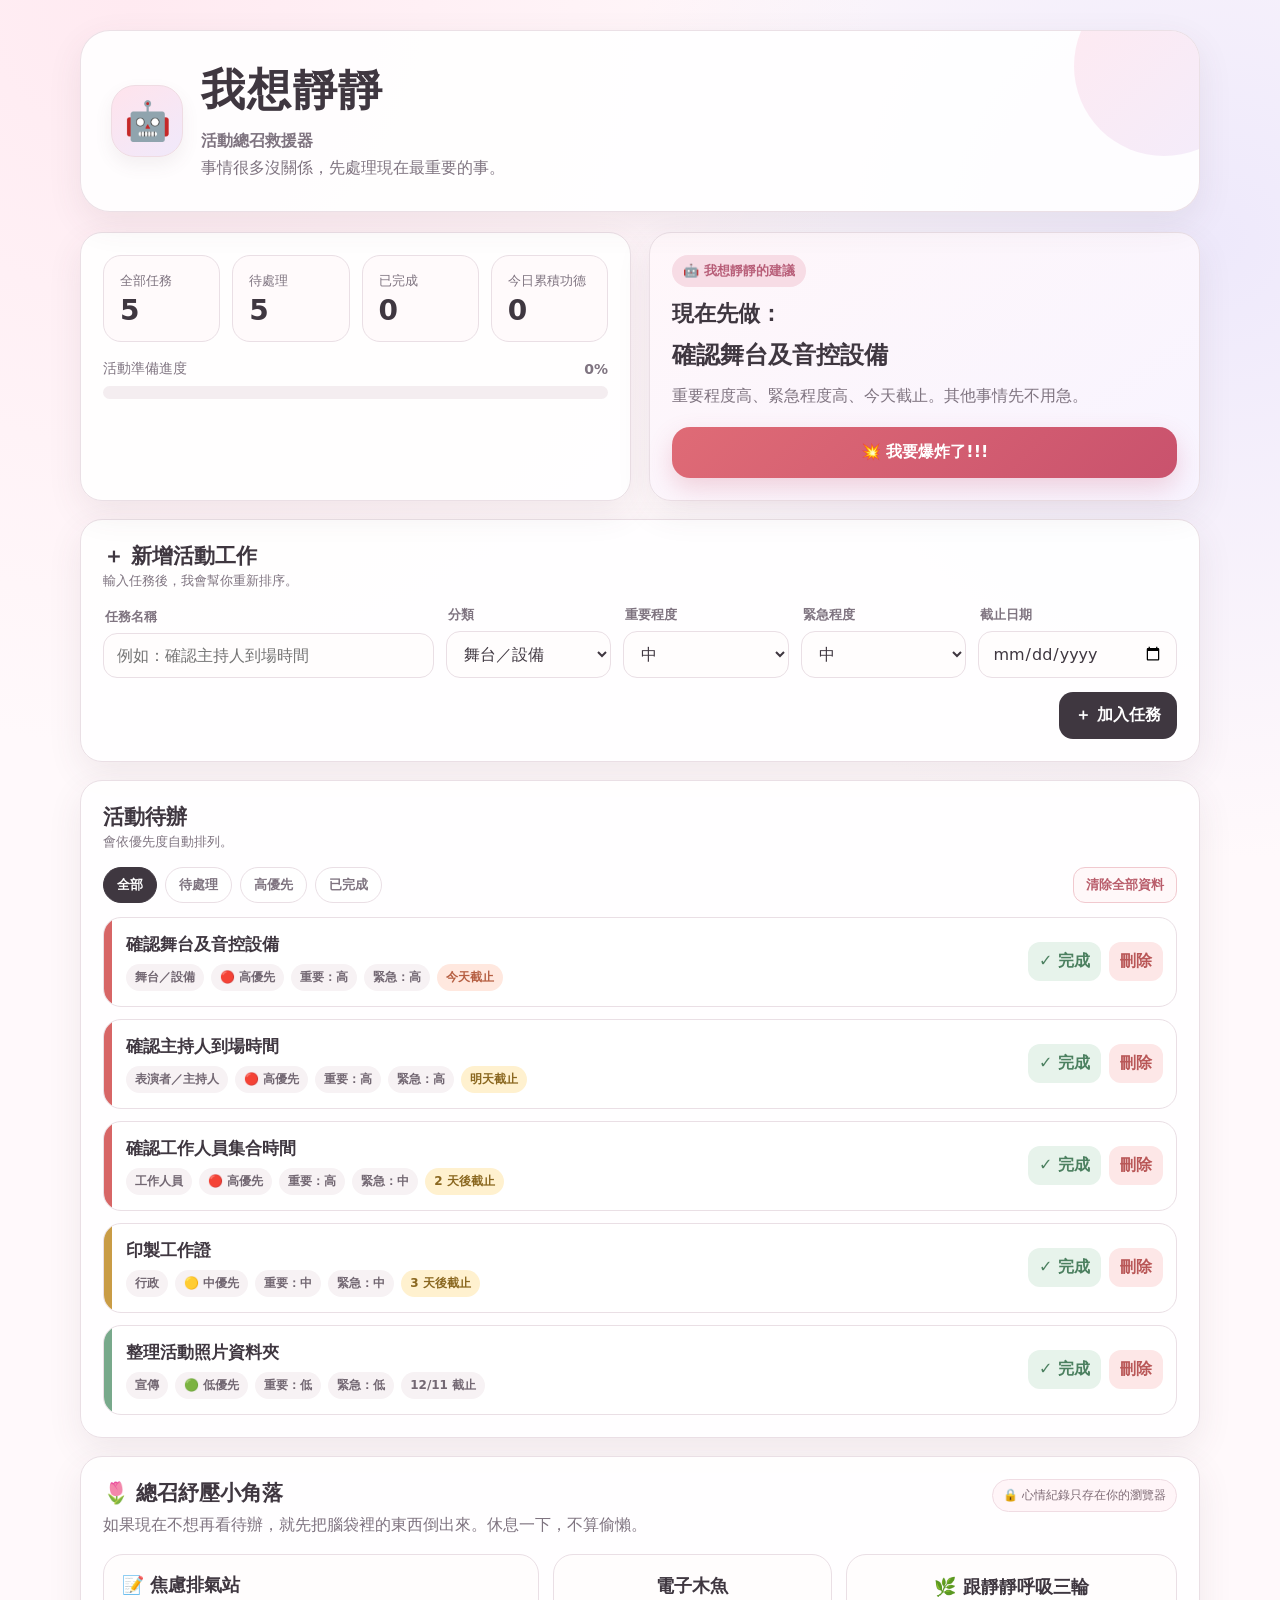
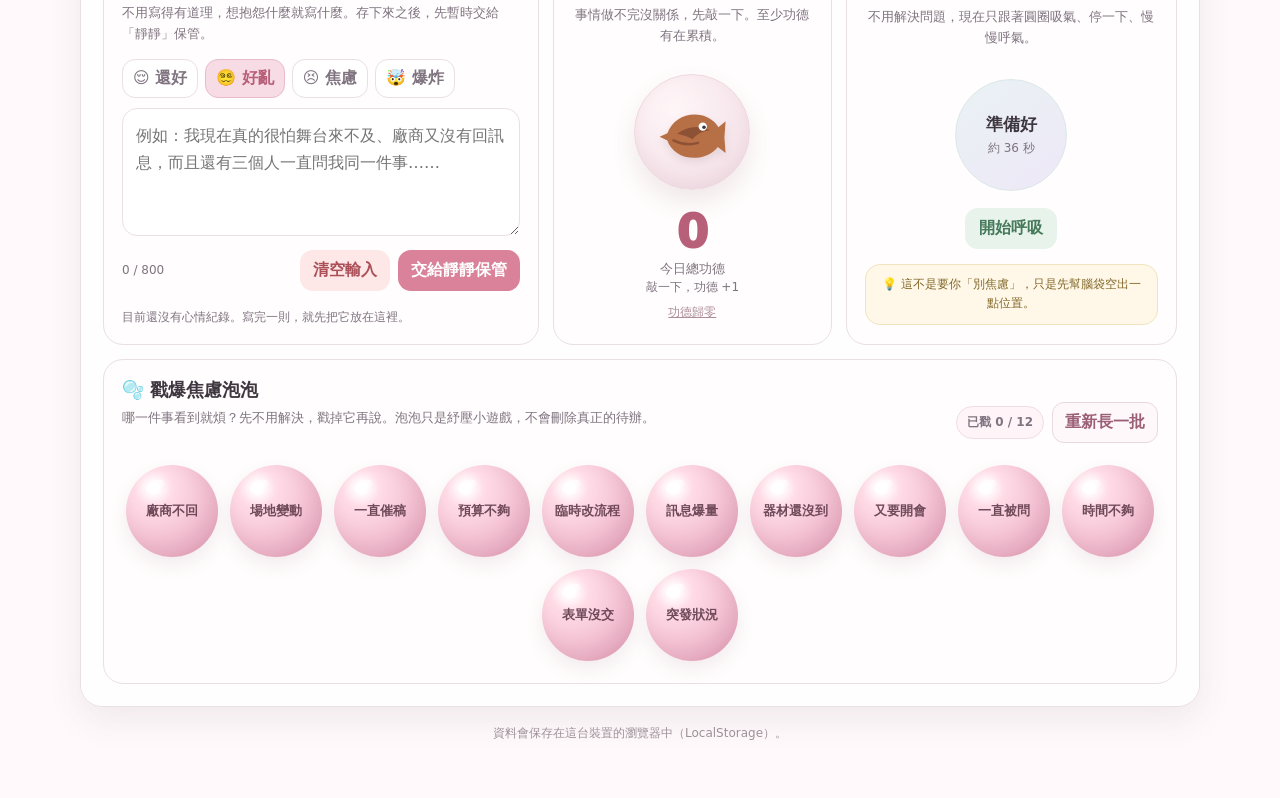
<file: index.html>
<!DOCTYPE html>
<html lang="zh-Hant">
<head>
  <meta charset="UTF-8" />
  <meta name="viewport" content="width=device-width, initial-scale=1.0" />
  <meta name="description" content="我想靜靜｜活動總召救援器：幫你整理活動待辦、判斷優先順序，事情太多時只留下現在最重要的三件事。" />
  <title>我想靜靜｜活動總召救援器</title>
  <style>
    :root{
      --bg:#fff9fb; --panel:#ffffff; --text:#3f3740; --muted:#7f7480;
      --border:#eadfe5; --shadow:0 12px 35px rgba(91,67,79,.09);
      --pink:#d9829a; --pink-dark:#b85f79; --rose:#f7dce5;
      --purple:#9b87b5; --green:#78a98b; --green-soft:#e7f3eb;
      --yellow:#c99c45; --yellow-soft:#fff1cf; --red:#d76666;
      --red-soft:#fde7e7; --blue:#6f96b6; --blue-soft:#e7f0f7;
      --radius:22px;
    }
    *{box-sizing:border-box} html{scroll-behavior:smooth}
    body{
      margin:0; min-height:100vh; color:var(--text);
      font-family:"Noto Sans TC","PingFang TC","Microsoft JhengHei",system-ui,-apple-system,"Segoe UI",sans-serif;
      background:radial-gradient(circle at 10% 0%,#ffeaf1 0,transparent 28%),radial-gradient(circle at 95% 10%,#eee9fb 0,transparent 25%),var(--bg);
    }
    button,input,select{font:inherit} button{cursor:pointer}
    .app{width:min(1120px,calc(100% - 28px));margin:0 auto;padding:30px 0 56px}
    .hero{position:relative;overflow:hidden;background:rgba(255,255,255,.88);border:1px solid rgba(234,223,229,.95);border-radius:30px;box-shadow:var(--shadow);padding:30px;margin-bottom:20px}
    .hero::after{content:"";position:absolute;width:180px;height:180px;right:-55px;top:-55px;border-radius:50%;background:linear-gradient(135deg,#ffe1ea,#eee5fa);opacity:.7}
    .brand{display:flex;gap:18px;align-items:center;position:relative;z-index:1}
    .robot{width:72px;height:72px;flex:0 0 72px;display:grid;place-items:center;border-radius:24px;font-size:38px;background:linear-gradient(145deg,#ffe3ec,#f0e9fb);border:1px solid #efdce3;box-shadow:0 8px 18px rgba(102,74,91,.08)}
    .hero h1{margin:0;font-size:clamp(28px,4vw,44px);letter-spacing:.04em}.hero p{margin:7px 0 0;color:var(--muted);font-size:16px;line-height:1.7}
    .grid{display:grid;grid-template-columns:1fr 1fr;gap:18px}
    .card{background:rgba(255,255,255,.92);border:1px solid var(--border);border-radius:var(--radius);box-shadow:var(--shadow);padding:22px}
    .summary{display:grid;grid-template-columns:repeat(4,1fr);gap:12px;margin-bottom:18px}
    .stat{padding:16px;border-radius:18px;background:#fffafb;border:1px solid var(--border)}
    .stat .label{color:var(--muted);font-size:13px;margin-bottom:7px}.stat .value{font-size:28px;font-weight:800;line-height:1}
    .progress-wrap{margin-top:16px}.progress-row{display:flex;align-items:center;justify-content:space-between;gap:12px;margin-bottom:8px;font-size:14px;color:var(--muted)}
    .progress{height:13px;background:#f4edf0;border-radius:99px;overflow:hidden}.progress>div{height:100%;width:0;border-radius:99px;background:linear-gradient(90deg,var(--pink),var(--purple));transition:width .3s ease}
    .recommendation{min-height:100%;background:linear-gradient(145deg,#fff7fa,#f8f4ff)}
    .eyebrow{display:inline-flex;align-items:center;gap:7px;font-size:13px;font-weight:800;color:var(--pink-dark);background:var(--rose);padding:7px 11px;border-radius:999px;margin-bottom:12px}
    .recommendation h2{font-size:22px;margin:0 0 8px}.focus-task{font-size:24px;font-weight:900;line-height:1.35;margin:10px 0}.reason{color:var(--muted);line-height:1.7;margin:0}
    .panic-btn{width:100%;border:none;border-radius:18px;padding:15px 18px;margin-top:18px;font-weight:900;font-size:16px;color:#fff;background:linear-gradient(135deg,#df6b76,#c9526d);box-shadow:0 10px 24px rgba(199,78,104,.22);transition:.2s ease}
    .panic-btn:hover{transform:translateY(-1px);box-shadow:0 12px 28px rgba(199,78,104,.28)}
    .section-title{display:flex;align-items:center;justify-content:space-between;gap:12px;margin-bottom:16px}.section-title h2{margin:0;font-size:21px}.section-title small{color:var(--muted)}
    .form-grid{display:grid;grid-template-columns:2fr 1fr 1fr 1fr 1.2fr;gap:12px;align-items:end}
    .field label{display:block;font-size:13px;color:var(--muted);margin:0 0 7px 2px;font-weight:700}
    input,select{width:100%;border:1px solid var(--border);background:#fffdfd;color:var(--text);padding:12px 13px;border-radius:14px;outline:none;transition:.18s ease}
    input:focus,select:focus{border-color:#cfa6b5;box-shadow:0 0 0 4px rgba(217,130,154,.10)}
    .add-btn{border:none;border-radius:14px;padding:13px 16px;background:var(--text);color:#fff;font-weight:800;white-space:nowrap}.form-actions{display:flex;justify-content:flex-end;margin-top:14px}
    .toolbar{display:flex;align-items:center;justify-content:space-between;gap:12px;flex-wrap:wrap;margin-bottom:14px}.filters{display:flex;gap:8px;flex-wrap:wrap}
    .filter-btn{border:1px solid var(--border);background:#fff;color:var(--muted);border-radius:999px;padding:8px 13px;font-size:13px;font-weight:800}.filter-btn.active{background:var(--text);color:#fff;border-color:var(--text)}
    .clear-btn{border:1px solid #f1c9cf;background:#fff8f9;color:#b95d6b;border-radius:12px;padding:8px 12px;font-size:13px;font-weight:800}
    .task-list{display:grid;gap:12px}.task{display:grid;grid-template-columns:8px 1fr auto;gap:14px;align-items:stretch;border:1px solid var(--border);border-radius:18px;overflow:hidden;background:#fff;transition:.18s ease}.task:hover{transform:translateY(-1px);box-shadow:0 8px 22px rgba(78,57,67,.06)}
    .priority-strip.high{background:var(--red)}.priority-strip.medium{background:var(--yellow)}.priority-strip.low{background:var(--green)}
    .task-main{padding:15px 0;min-width:0}.task-title{font-weight:900;font-size:17px;margin-bottom:8px;word-break:break-word}.task.completed .task-title{text-decoration:line-through;color:#9b9098}.task.completed{opacity:.72}
    .meta{display:flex;flex-wrap:wrap;gap:7px;align-items:center}.pill{display:inline-flex;align-items:center;gap:5px;padding:5px 9px;border-radius:999px;font-size:12px;font-weight:750;background:#f7f2f4;color:#736873}
    .pill.deadline.overdue{background:var(--red-soft);color:#b84949}.pill.deadline.today{background:#ffe8df;color:#b65f42}.pill.deadline.soon{background:var(--yellow-soft);color:#8a671f}
    .task-actions{padding:13px;display:flex;gap:8px;align-items:center;align-self:center}.icon-btn{border:none;border-radius:12px;padding:9px 11px;font-weight:800;background:#f5eff2;color:#665c64;white-space:nowrap}.icon-btn.complete{background:var(--green-soft);color:#4c8060}.icon-btn.undo{background:var(--blue-soft);color:#547b98}.icon-btn.delete{background:var(--red-soft);color:#b95757}
    .empty{text-align:center;border:1px dashed #ddcfd5;border-radius:18px;padding:34px 18px;color:var(--muted);background:#fffafb}.empty .emoji{font-size:34px;margin-bottom:8px}
    .footer-note{text-align:center;color:#9c9198;font-size:12px;margin-top:18px}
    .panic-overlay{position:fixed;inset:0;z-index:1000;background:rgba(72,57,67,.42);backdrop-filter:blur(7px);display:none;align-items:center;justify-content:center;padding:18px}.panic-overlay.show{display:flex}
    .panic-card{width:min(620px,100%);max-height:90vh;overflow:auto;background:#fffdfd;border:1px solid #f0d7de;border-radius:30px;padding:26px;box-shadow:0 25px 80px rgba(70,48,60,.22)}
    .panic-head{text-align:center;margin-bottom:20px}.panic-head .big-robot{font-size:48px}.panic-head h2{margin:8px 0 7px;font-size:28px}.panic-head p{color:var(--muted);line-height:1.7;margin:0}
    .panic-count{margin:14px auto 0;width:max-content;max-width:100%;background:var(--rose);color:var(--pink-dark);border-radius:999px;padding:7px 12px;font-size:13px;font-weight:900}
    .panic-list{display:grid;gap:11px;margin:20px 0}.panic-item{display:grid;grid-template-columns:44px 1fr;gap:12px;align-items:center;padding:14px;border:1px solid var(--border);border-radius:18px;background:#fff}.panic-number{width:42px;height:42px;display:grid;place-items:center;border-radius:14px;background:var(--red-soft);color:#b84f59;font-weight:900}.panic-item strong{display:block;margin-bottom:4px}.panic-item span{color:var(--muted);font-size:13px}
    .calm-btn{width:100%;border:none;background:linear-gradient(135deg,var(--green),#6b9e81);color:#fff;padding:14px 18px;border-radius:16px;font-weight:900;font-size:16px}
    .toast{position:fixed;right:18px;bottom:18px;background:#403940;color:#fff;border-radius:14px;padding:12px 15px;box-shadow:0 12px 35px rgba(0,0,0,.18);transform:translateY(20px);opacity:0;pointer-events:none;transition:.25s ease;z-index:1500;max-width:min(360px,calc(100vw - 36px))}.toast.show{transform:translateY(0);opacity:1}

    /* ===== 紓壓互動區 ===== */
    .relief-section{margin-top:18px}
    .relief-intro{display:flex;align-items:flex-start;justify-content:space-between;gap:16px;margin-bottom:16px}
    .relief-intro p{margin:5px 0 0;color:var(--muted);line-height:1.65}
    .privacy-note{flex:0 0 auto;font-size:12px;color:#806d77;background:#fff5f8;border:1px solid #f0dce3;border-radius:999px;padding:7px 10px}
    .relief-grid{display:grid;grid-template-columns:1.25fr .8fr .95fr;gap:14px}
    .relief-card{border:1px solid var(--border);border-radius:20px;padding:18px;background:#fffdfd;min-width:0}
    .relief-card h3{margin:0 0 6px;font-size:18px}.relief-card .sub{margin:0 0 14px;color:var(--muted);font-size:13px;line-height:1.6}
    textarea{width:100%;min-height:128px;resize:vertical;border:1px solid var(--border);background:#fff;color:var(--text);padding:13px;border-radius:15px;outline:none;font:inherit;line-height:1.7;transition:.18s ease}
    textarea:focus{border-color:#cfa6b5;box-shadow:0 0 0 4px rgba(217,130,154,.10)}
    .moods{display:flex;gap:7px;flex-wrap:wrap;margin-bottom:10px}
    .mood-btn{border:1px solid var(--border);background:#fff;border-radius:13px;padding:8px 10px;color:var(--muted);font-weight:800;min-width:46px}
    .mood-btn.active{background:var(--rose);border-color:#e8bcc9;color:var(--pink-dark)}
    .vent-actions{display:flex;justify-content:space-between;gap:9px;align-items:center;flex-wrap:wrap;margin-top:10px}
    .soft-btn{border:none;border-radius:13px;padding:10px 13px;font-weight:850;background:var(--purple-soft);color:#6f5a8a}
    .soft-btn.primary{background:var(--pink);color:white}.soft-btn.danger{background:var(--red-soft);color:#ac5058}
    .journal-list{display:grid;gap:8px;margin-top:14px}
    .journal-item{border:1px solid var(--border);border-radius:14px;background:#fff;padding:11px 12px}
    .journal-top{display:flex;justify-content:space-between;align-items:center;gap:10px;color:var(--muted);font-size:12px;margin-bottom:5px}
    .journal-text{white-space:pre-wrap;line-height:1.6;font-size:13px;word-break:break-word}
    .journal-delete{border:0;background:transparent;color:#bd737c;padding:2px 4px;font-size:12px}
    .merit-wrap{text-align:center;display:grid;place-items:center;height:100%}
    .merit-count{font-size:46px;font-weight:950;line-height:1;margin:10px 0 4px;color:var(--pink-dark)}
    .merit-label{color:var(--muted);font-size:13px}
    .merit-btn{position:relative;width:116px;height:116px;border-radius:50%;border:1px solid #efd8df;background:radial-gradient(circle at 35% 30%,#fff6f8,#f0dbe3);box-shadow:0 12px 25px rgba(128,79,94,.12),inset 0 -8px 14px rgba(177,120,137,.08);transition:transform .09s ease;margin:12px 0 8px;display:grid;place-items:center;overflow:visible}.merit-fish{width:72px;height:72px;display:block;filter:drop-shadow(0 4px 4px rgba(89,54,61,.12))}.merit-fish .fish-body{fill:#b76f45}.merit-fish .fish-detail{fill:#8d5236}.merit-fish .fish-eye{fill:#fff}.merit-fish .fish-pupil{fill:#3f3740}
    .merit-btn:active{transform:scale(.93)}
    .merit-tip{color:var(--muted);font-size:12px;min-height:20px}
    .plus-one{position:absolute;left:50%;top:10%;transform:translateX(-50%);color:var(--pink-dark);font-weight:950;pointer-events:none;animation:floatUp .65s ease forwards}
    @keyframes floatUp{0%{opacity:0;transform:translate(-50%,12px) scale(.8)}30%{opacity:1}100%{opacity:0;transform:translate(-50%,-30px) scale(1.15)}}
    .reset-link{border:0;background:transparent;color:#ad8e98;font-size:12px;text-decoration:underline;padding:4px}
    .breath-wrap{text-align:center;display:grid;place-items:center;height:100%}
    .breath-circle{width:112px;height:112px;border-radius:50%;display:grid;place-items:center;background:linear-gradient(145deg,#e9f2f4,#eee8f7);border:1px solid #dce8e8;transition:transform 4s ease,background .4s ease;margin:14px 0}
    .breath-circle.inhale{transform:scale(1.22);background:linear-gradient(145deg,#e4f3eb,#eee9fa)}
    .breath-circle.exhale{transform:scale(.88);background:linear-gradient(145deg,#f9e9ef,#eee8f7)}
    .breath-word{font-weight:950;font-size:17px}.breath-count{font-size:12px;color:var(--muted);margin-top:4px}
    .breath-btn{border:none;border-radius:13px;padding:10px 14px;background:var(--green-soft);color:#47795b;font-weight:900}
    .breath-btn:disabled{opacity:.55;cursor:not-allowed}
    .stress-tip{margin-top:13px;border-radius:15px;background:#fff8e9;border:1px solid #f1e3bd;padding:10px 12px;color:#816627;font-size:12px;line-height:1.6}
    .panic-relief-btn{width:100%;border:1px solid #e7d9e1;background:#fff7fa;color:#9b5f76;padding:12px 16px;border-radius:15px;font-weight:900;margin-top:9px}


    .bubble-card{grid-column:1/-1}
    .bubble-head{display:flex;align-items:flex-end;justify-content:space-between;gap:12px;flex-wrap:wrap;margin-bottom:12px}
    .bubble-status{font-size:12px;color:var(--muted);font-weight:800;background:#fff5f8;border:1px solid #f0dce3;border-radius:999px;padding:7px 10px}
    .bubble-board{display:flex;flex-wrap:wrap;gap:12px;justify-content:center;padding:10px 0 4px}
    .anxiety-bubble{width:92px;height:92px;border:none;border-radius:50%;background:radial-gradient(circle at 30% 25%,#fff 0 5%,#ffdce7 20%,#efb6ca 72%,#dc8faa 100%);color:#704a59;font-size:13px;font-weight:900;line-height:1.2;padding:10px;box-shadow:inset -8px -10px 18px rgba(157,92,113,.12),0 8px 18px rgba(128,79,94,.10);transition:transform .16s ease,opacity .18s ease,filter .18s ease;position:relative}
    .anxiety-bubble::after{content:"";position:absolute;width:20px;height:10px;border-radius:50%;background:rgba(255,255,255,.55);left:19px;top:16px;transform:rotate(-28deg)}
    .anxiety-bubble:hover{transform:translateY(-2px) scale(1.03)}
    .anxiety-bubble:active{transform:scale(.90)}
    .anxiety-bubble.popped{transform:scale(.15) rotate(14deg);opacity:0;filter:blur(2px);pointer-events:none}
    .bubble-reset{border:1px solid #ead8df;background:#fff8fa;color:#9b5f76;border-radius:12px;padding:9px 12px;font-weight:900}

    @media(max-width:900px){.grid{grid-template-columns:1fr}.form-grid{grid-template-columns:1fr 1fr}.form-grid .field:first-child{grid-column:1/-1}.relief-grid{grid-template-columns:1fr 1fr}.relief-card.journal-card{grid-column:1/-1}}
    @media(max-width:640px){.app{width:min(100% - 20px,1120px);padding-top:14px}.relief-grid{grid-template-columns:1fr}.relief-card.journal-card{grid-column:auto}.relief-intro{flex-direction:column}.privacy-note{align-self:flex-start}.hero{padding:22px 18px;border-radius:24px}.robot{width:60px;height:60px;flex-basis:60px;font-size:31px}.card{padding:17px}.summary{grid-template-columns:1fr 1fr}.form-grid{grid-template-columns:1fr}.form-grid .field:first-child{grid-column:auto}.form-actions .add-btn{width:100%}.task{grid-template-columns:7px 1fr}.task-actions{grid-column:2;padding:0 12px 13px 0;justify-content:flex-start;flex-wrap:wrap}.focus-task{font-size:21px}}
  </style>
</head>
<body>
  <main class="app">
    <header class="hero">
      <div class="brand">
        <div class="robot" aria-hidden="true">🤖</div>
        <div>
          <h1>我想靜靜</h1>
          <p><strong>活動總召救援器</strong><br>事情很多沒關係，先處理現在最重要的事。</p>
        </div>
      </div>
    </header>

    <section class="grid" aria-label="活動總覽">
      <div class="card">
        <div class="summary">
          <div class="stat"><div class="label">全部任務</div><div class="value" id="totalCount">0</div></div>
          <div class="stat"><div class="label">待處理</div><div class="value" id="pendingCount">0</div></div>
          <div class="stat"><div class="label">已完成</div><div class="value" id="doneCount">0</div></div>
          <div class="stat"><div class="label">今日累積功德</div><div class="value" id="homeMeritCount">0</div></div>
        </div>
        <div class="progress-wrap">
          <div class="progress-row"><span>活動準備進度</span><strong id="progressText">0%</strong></div>
          <div class="progress" aria-label="活動準備進度"><div id="progressBar"></div></div>
        </div>
      </div>

      <div class="card recommendation">
        <div class="eyebrow">🤖 我想靜靜的建議</div>
        <h2>現在先做：</h2>
        <div class="focus-task" id="focusTask">目前沒有待處理任務 🎉</div>
        <p class="reason" id="focusReason">可以休息一下，或新增下一件活動工作。</p>
        <button class="panic-btn" id="panicBtn" type="button">💥 我要爆炸了!!!</button>
      </div>
    </section>

    <section class="card" style="margin-top:18px;">
      <div class="section-title"><div><h2>＋ 新增活動工作</h2><small>輸入任務後，我會幫你重新排序。</small></div></div>
      <form id="taskForm">
        <div class="form-grid">
          <div class="field"><label for="taskName">任務名稱</label><input id="taskName" maxlength="60" placeholder="例如：確認主持人到場時間" required /></div>
          <div class="field"><label for="category">分類</label><select id="category"><option>舞台／設備</option><option>工作人員</option><option>表演者／主持人</option><option>廠商</option><option>宣傳</option><option>物資</option><option>行政</option><option>場地</option><option>財務／預算</option><option>其他</option></select></div>
          <div class="field"><label for="importance">重要程度</label><select id="importance"><option value="high">高</option><option value="medium" selected>中</option><option value="low">低</option></select></div>
          <div class="field"><label for="urgency">緊急程度</label><select id="urgency"><option value="high">高</option><option value="medium" selected>中</option><option value="low">低</option></select></div>
          <div class="field"><label for="deadline">截止日期</label><input id="deadline" type="date" /></div>
        </div>
        <div class="form-actions"><button class="add-btn" type="submit">＋ 加入任務</button></div>
      </form>
    </section>

    <section class="card" style="margin-top:18px;">
      <div class="section-title"><div><h2>活動待辦</h2><small>會依優先度自動排列。</small></div></div>
      <div class="toolbar">
        <div class="filters" aria-label="任務篩選">
          <button class="filter-btn active" data-filter="all" type="button">全部</button>
          <button class="filter-btn" data-filter="pending" type="button">待處理</button>
          <button class="filter-btn" data-filter="high" type="button">高優先</button>
          <button class="filter-btn" data-filter="done" type="button">已完成</button>
        </div>
        <button class="clear-btn" id="clearBtn" type="button">清除全部資料</button>
      </div>
      <div class="task-list" id="taskList"></div>
    </section>



    <section class="card relief-section" id="reliefSection">
      <div class="relief-intro">
        <div>
          <h2 style="margin:0;font-size:21px;">🌷 總召紓壓小角落</h2>
          <p>如果現在不想再看待辦，就先把腦袋裡的東西倒出來。休息一下，不算偷懶。</p>
        </div>
        <div class="privacy-note">🔒 心情紀錄只存在你的瀏覽器</div>
      </div>

      <div class="relief-grid">
        <div class="relief-card journal-card">
          <h3>📝 焦慮排氣站</h3>
          <p class="sub">不用寫得有道理，想抱怨什麼就寫什麼。存下來之後，先暫時交給「靜靜」保管。</p>
          <div class="moods" aria-label="現在的心情">
            <button type="button" class="mood-btn" data-mood="😌">😌 還好</button>
            <button type="button" class="mood-btn" data-mood="😵‍💫">😵‍💫 好亂</button>
            <button type="button" class="mood-btn" data-mood="😣">😣 焦慮</button>
            <button type="button" class="mood-btn" data-mood="🤯">🤯 爆炸</button>
          </div>
          <textarea id="ventText" maxlength="800" placeholder="例如：我現在真的很怕舞台來不及、廠商又沒有回訊息，而且還有三個人一直問我同一件事……"></textarea>
          <div class="vent-actions">
            <span id="ventCount" style="font-size:12px;color:var(--muted);">0 / 800</span>
            <div style="display:flex;gap:8px;flex-wrap:wrap;">
              <button type="button" class="soft-btn danger" id="clearVentBtn">清空輸入</button>
              <button type="button" class="soft-btn primary" id="saveVentBtn">交給靜靜保管</button>
            </div>
          </div>
          <div class="journal-list" id="journalList"></div>
        </div>

        <div class="relief-card">
          <div class="merit-wrap">
            <h3>電子木魚</h3>
            <p class="sub">事情做不完沒關係，先敲一下。至少功德有在累積。</p>
            <button type="button" class="merit-btn" id="meritBtn" aria-label="敲電子木魚，功德加一">
              <svg class="merit-fish" viewBox="0 0 120 90" role="img" aria-label="木魚造型">
                <path class="fish-body" d="M19 47c9-23 31-35 57-30 13 3 23 11 28 20l12-10-2 27 2 26-13-10c-8 10-21 17-36 18-24 1-42-11-48-29l-13-6 13-6z"/>
                <path class="fish-detail" d="M35 48c16-13 37-15 55-6-12 1-22 6-29 15-9-5-17-7-26-9z"/>
                <circle class="fish-eye" cx="78" cy="36" r="7"/>
                <circle class="fish-pupil" cx="80" cy="37" r="3"/>
                <path d="M29 59c14 7 28 8 41 4" fill="none" stroke="#8d5236" stroke-width="4" stroke-linecap="round"/>
              </svg>
            </button>
            <div class="merit-count" id="meritCount">0</div>
            <div class="merit-label">今日總功德</div>
            <div class="merit-tip" id="meritTip">敲一下，功德 +1</div>
            <button type="button" class="reset-link" id="resetMeritBtn">功德歸零</button>
          </div>
        </div>

        <div class="relief-card">
          <div class="breath-wrap">
            <h3>🌿 跟靜靜呼吸三輪</h3>
            <p class="sub">不用解決問題，現在只跟著圓圈吸氣、停一下、慢慢呼氣。</p>
            <div class="breath-circle" id="breathCircle">
              <div>
                <div class="breath-word" id="breathWord">準備好</div>
                <div class="breath-count" id="breathCount">約 36 秒</div>
              </div>
            </div>
            <button type="button" class="breath-btn" id="breathBtn">開始呼吸</button>
            <div class="stress-tip" id="stressTip">💡 這不是要你「別焦慮」，只是先幫腦袋空出一點位置。</div>
          </div>
        </div>

        <div class="relief-card bubble-card">
          <div class="bubble-head">
            <div>
              <h3>🫧 戳爆焦慮泡泡</h3>
              <p class="sub">哪一件事看到就煩？先不用解決，戳掉它再說。泡泡只是紓壓小遊戲，不會刪除真正的待辦。</p>
            </div>
            <div style="display:flex;gap:8px;align-items:center;flex-wrap:wrap;">
              <span class="bubble-status" id="bubbleStatus">已戳 0 / 12</span>
              <button type="button" class="bubble-reset" id="bubbleResetBtn">重新長一批</button>
            </div>
          </div>
          <div class="bubble-board" id="bubbleBoard" aria-label="焦慮泡泡小遊戲"></div>
        </div>
      </div>
    </section>

    <div class="footer-note">資料會保存在這台裝置的瀏覽器中（LocalStorage）。</div>
  </main>

  <div class="panic-overlay" id="panicOverlay" role="dialog" aria-modal="true" aria-labelledby="panicTitle">
    <div class="panic-card">
      <div class="panic-head">
        <div class="big-robot" aria-hidden="true">🤖</div>
        <h2 id="panicTitle">好，先不要一次看全部。</h2>
        <p>你現在只需要把注意力放在最重要的幾件事。</p>
        <div class="panic-count" id="panicCount">目前有 0 件未完成</div>
      </div>
      <div class="panic-list" id="panicList"></div>
      <button class="calm-btn" id="calmBtn" type="button">我冷靜了</button>
      <button class="panic-relief-btn" id="panicReliefBtn" type="button">我還沒冷靜，先去發洩一下</button>
    </div>
  </div>

  <div class="toast" id="toast" role="status" aria-live="polite"></div>

  <script>
    const STORAGE_KEY="woxiangjingjing_tasks_v1";
    const JOURNAL_KEY="woxiangjingjing_journal_v1";
    const MERIT_KEY="woxiangjingjing_merit_v1";
    const taskForm=document.getElementById("taskForm"),taskName=document.getElementById("taskName"),category=document.getElementById("category"),importance=document.getElementById("importance"),urgency=document.getElementById("urgency"),deadline=document.getElementById("deadline");
    const taskList=document.getElementById("taskList"),totalCount=document.getElementById("totalCount"),pendingCount=document.getElementById("pendingCount"),doneCount=document.getElementById("doneCount"),progressText=document.getElementById("progressText"),progressBar=document.getElementById("progressBar"),focusTask=document.getElementById("focusTask"),focusReason=document.getElementById("focusReason");
    const panicBtn=document.getElementById("panicBtn"),panicOverlay=document.getElementById("panicOverlay"),panicList=document.getElementById("panicList"),panicCount=document.getElementById("panicCount"),calmBtn=document.getElementById("calmBtn"),clearBtn=document.getElementById("clearBtn"),toast=document.getElementById("toast");
    const reliefSection=document.getElementById("reliefSection"),panicReliefBtn=document.getElementById("panicReliefBtn");
    const ventText=document.getElementById("ventText"),ventCount=document.getElementById("ventCount"),saveVentBtn=document.getElementById("saveVentBtn"),clearVentBtn=document.getElementById("clearVentBtn"),journalList=document.getElementById("journalList");
    const meritBtn=document.getElementById("meritBtn"),meritCount=document.getElementById("meritCount"),homeMeritCount=document.getElementById("homeMeritCount"),meritTip=document.getElementById("meritTip"),resetMeritBtn=document.getElementById("resetMeritBtn");
    const breathCircle=document.getElementById("breathCircle"),breathWord=document.getElementById("breathWord"),breathCount=document.getElementById("breathCount"),breathBtn=document.getElementById("breathBtn");
    const bubbleBoard=document.getElementById("bubbleBoard"),bubbleStatus=document.getElementById("bubbleStatus"),bubbleResetBtn=document.getElementById("bubbleResetBtn");
    let selectedMood="😵‍💫"; let journal=loadJournal(); let merit=loadMerit(); let breathing=false; let poppedBubbles=0;
    let currentFilter="all"; let tasks=loadTasks();

    function uid(){return (crypto&&crypto.randomUUID)?crypto.randomUUID():Date.now()+"_"+Math.random().toString(16).slice(2)}
    function toDateInputValue(date){const y=date.getFullYear(),m=String(date.getMonth()+1).padStart(2,"0"),d=String(date.getDate()).padStart(2,"0");return `${y}-${m}-${d}`}
    function addDays(base,days){const d=new Date(base);d.setHours(12,0,0,0);d.setDate(d.getDate()+days);return toDateInputValue(d)}
    function getDefaultTasks(){const now=new Date();return [
      {id:uid(),name:"確認舞台及音控設備",category:"舞台／設備",importance:"high",urgency:"high",deadline:addDays(now,0),completed:false,createdAt:Date.now()-5000},
      {id:uid(),name:"確認主持人到場時間",category:"表演者／主持人",importance:"high",urgency:"high",deadline:addDays(now,1),completed:false,createdAt:Date.now()-4000},
      {id:uid(),name:"確認工作人員集合時間",category:"工作人員",importance:"high",urgency:"medium",deadline:addDays(now,2),completed:false,createdAt:Date.now()-3000},
      {id:uid(),name:"印製工作證",category:"行政",importance:"medium",urgency:"medium",deadline:addDays(now,3),completed:false,createdAt:Date.now()-2000},
      {id:uid(),name:"整理活動照片資料夾",category:"宣傳",importance:"low",urgency:"low",deadline:addDays(now,7),completed:false,createdAt:Date.now()-1000}
    ]}
    function loadTasks(){const raw=localStorage.getItem(STORAGE_KEY);if(raw){try{const parsed=JSON.parse(raw);if(Array.isArray(parsed))return parsed}catch(err){console.warn("資料解析失敗",err)}}const defaults=getDefaultTasks();localStorage.setItem(STORAGE_KEY,JSON.stringify(defaults));return defaults}
    function saveTasks(){localStorage.setItem(STORAGE_KEY,JSON.stringify(tasks))}
    function startOfToday(){const d=new Date();d.setHours(0,0,0,0);return d}
    function daysUntil(dateString){if(!dateString)return null;const target=new Date(dateString+"T00:00:00");return Math.round((target-startOfToday())/86400000)}
    function deadlineScore(dateString){const d=daysUntil(dateString);if(d===null)return 0;if(d<0)return 40;if(d===0)return 35;if(d===1)return 30;if(d<=3)return 24;if(d<=7)return 15;return 5}
    function getPriorityScore(task){if(task.completed)return -999;const levelScore={high:35,medium:20,low:8};return (levelScore[task.importance]||0)+(levelScore[task.urgency]||0)+deadlineScore(task.deadline)}
    function getPriorityLevel(task){const score=getPriorityScore(task);if(score>=75)return"high";if(score>=45)return"medium";return"low"}
    function priorityLabel(task){const level=getPriorityLevel(task);return level==="high"?"🔴 高優先":level==="medium"?"🟡 中優先":"🟢 低優先"}
    function levelText(value){return value==="high"?"高":value==="medium"?"中":"低"}
    function formatDate(dateString){if(!dateString)return"";const d=new Date(dateString+"T00:00:00");return `${d.getMonth()+1}/${d.getDate()}`}
    function deadlineInfo(dateString){if(!dateString)return{text:"未設定期限",cls:""};const d=daysUntil(dateString);if(d<0)return{text:`已逾期 ${Math.abs(d)} 天`,cls:"overdue"};if(d===0)return{text:"今天截止",cls:"today"};if(d===1)return{text:"明天截止",cls:"soon"};if(d<=3)return{text:`${d} 天後截止`,cls:"soon"};return{text:`${formatDate(dateString)} 截止`,cls:""}}
    function reasonFor(task){if(!task)return"可以休息一下，或新增下一件活動工作。";const reasons=[],due=daysUntil(task.deadline);if(task.importance==="high")reasons.push("重要程度高");if(task.urgency==="high")reasons.push("緊急程度高");if(due!==null){if(due<0)reasons.push("已經超過截止日期");else if(due===0)reasons.push("今天截止");else if(due===1)reasons.push("明天截止");else if(due<=3)reasons.push(`${due} 天內截止`)}if(reasons.length===0)reasons.push("目前在未完成任務中的優先度最高");return `${reasons.join("、")}。其他事情先不用急。`}
    function sortedTasks(){return [...tasks].sort((a,b)=>{if(a.completed!==b.completed)return a.completed?1:-1;const diff=getPriorityScore(b)-getPriorityScore(a);if(diff!==0)return diff;const da=a.deadline?new Date(a.deadline).getTime():Infinity,db=b.deadline?new Date(b.deadline).getTime():Infinity;if(da!==db)return da-db;return a.createdAt-b.createdAt})}
    function filteredTasks(){const ordered=sortedTasks();if(currentFilter==="pending")return ordered.filter(t=>!t.completed);if(currentFilter==="done")return ordered.filter(t=>t.completed);if(currentFilter==="high")return ordered.filter(t=>!t.completed&&getPriorityLevel(t)==="high");return ordered}
    function escapeHTML(value){return String(value).replaceAll("&","&amp;").replaceAll("<","&lt;").replaceAll(">","&gt;").replaceAll('"',"&quot;").replaceAll("'","&#039;")}

    function loadJournal(){
      try{const raw=localStorage.getItem(JOURNAL_KEY);const data=raw?JSON.parse(raw):[];return Array.isArray(data)?data:[]}catch(e){return []}
    }
    function saveJournal(){localStorage.setItem(JOURNAL_KEY,JSON.stringify(journal))}
    function loadMerit(){const n=parseInt(localStorage.getItem(MERIT_KEY)||"0",10);return Number.isFinite(n)?Math.max(0,n):0}
    function saveMerit(){localStorage.setItem(MERIT_KEY,String(merit))}
    function formatJournalTime(ts){const d=new Date(ts);return `${d.getMonth()+1}/${d.getDate()} ${String(d.getHours()).padStart(2,"0")}:${String(d.getMinutes()).padStart(2,"0")}`}
    function renderJournal(){
      if(!journal.length){journalList.innerHTML='<div style="font-size:12px;color:var(--muted);padding-top:4px;">目前還沒有心情紀錄。寫完一則，就先把它放在這裡。</div>';return}
      journalList.innerHTML=journal.slice(0,3).map(item=>`<div class="journal-item"><div class="journal-top"><span>${item.mood} ${formatJournalTime(item.createdAt)}</span><button type="button" class="journal-delete" data-journal-id="${item.id}">刪除</button></div><div class="journal-text">${escapeHTML(item.text)}</div></div>`).join("") + (journal.length>3?`<div style="font-size:12px;color:var(--muted);text-align:center;">另外還有 ${journal.length-3} 則紀錄保存在瀏覽器裡</div>`:"");
    }
    function renderMerit(){meritCount.textContent=merit;homeMeritCount.textContent=merit;meritTip.textContent=merit===0?"敲一下，功德 +1":merit%10===0?`功德 ${merit}！總召今天也很努力。`:merit>=5?"再忙也有在累積好事。":"有敲有保庇，繼續慢慢來。"}
    function delay(ms){return new Promise(resolve=>setTimeout(resolve,ms))}
    async function runBreathPhase(label,seconds,className,round){
      breathCircle.className=`breath-circle ${className}`.trim();
      breathCircle.style.transitionDuration=`${seconds}s, .4s`;
      breathCount.textContent=`第 ${round} / 3 輪`;
      for(let left=seconds;left>=1;left--){
        breathWord.textContent=`${label} ${left} 秒`;
        await delay(1000);
      }
    }
    async function startBreathing(){
      if(breathing)return;
      breathing=true;
      breathBtn.disabled=true;
      breathBtn.textContent="呼吸中…";
      for(let round=1;round<=3;round++){
        await runBreathPhase("吸氣",4,"inhale",round);
        await runBreathPhase("停一下",2,"",round);
        await runBreathPhase("慢慢呼氣",6,"exhale",round);
      }
      breathCircle.className="breath-circle";
      breathCircle.style.transitionDuration="";
      breathWord.textContent="完成了 🌿";
      breathCount.textContent="三輪完成，可以慢慢回來了";
      breathBtn.disabled=false;
      breathBtn.textContent="再呼吸一次";
      breathing=false;
    }

    const bubbleWords=["廠商不回","場地變動","一直催稿","預算不夠","臨時改流程","訊息爆量","器材還沒到","又要開會","一直被問","時間不夠","表單沒交","突發狀況"];
    function renderBubbles(){
      poppedBubbles=0;
      bubbleStatus.textContent=`已戳 0 / ${bubbleWords.length}`;
      bubbleBoard.innerHTML=bubbleWords.map((word,index)=>`<button type="button" class="anxiety-bubble" data-bubble-index="${index}" aria-label="戳爆焦慮泡泡：${word}">${word}</button>`).join("");
    }


    function render(){const pending=tasks.filter(t=>!t.completed),done=tasks.filter(t=>t.completed),total=tasks.length,percent=total===0?0:Math.round(done.length/total*100);totalCount.textContent=total;pendingCount.textContent=pending.length;doneCount.textContent=done.length;progressText.textContent=`${percent}%`;progressBar.style.width=`${percent}%`;const top=sortedTasks().find(t=>!t.completed);if(top){focusTask.textContent=top.name;focusReason.textContent=reasonFor(top);panicBtn.disabled=false;panicBtn.style.opacity="1"}else{focusTask.textContent=total===0?"目前沒有任務":"全部完成了 🎉";focusReason.textContent=total===0?"先新增一件活動工作，我會幫你排順序。":"今天可以先休息一下，你已經處理完全部工作。";panicBtn.disabled=true;panicBtn.style.opacity=".5"}renderTasks()}
    function renderTasks(){const list=filteredTasks();if(list.length===0){taskList.innerHTML='<div class="empty"><div class="emoji">🌷</div><strong>這個分類目前沒有任務</strong><div style="margin-top:6px;">看起來暫時很安靜。</div></div>';return}taskList.innerHTML=list.map(task=>{const p=getPriorityLevel(task),due=deadlineInfo(task.deadline);return `<article class="task ${task.completed?"completed":""}"><div class="priority-strip ${task.completed?"low":p}"></div><div class="task-main"><div class="task-title">${escapeHTML(task.name)}</div><div class="meta"><span class="pill">${escapeHTML(task.category)}</span><span class="pill">${task.completed?"✅ 已完成":priorityLabel(task)}</span><span class="pill">重要：${levelText(task.importance)}</span><span class="pill">緊急：${levelText(task.urgency)}</span><span class="pill deadline ${due.cls}">${due.text}</span></div></div><div class="task-actions"><button class="icon-btn ${task.completed?"undo":"complete"}" type="button" data-action="toggle" data-id="${task.id}">${task.completed?"↩ 恢復":"✓ 完成"}</button><button class="icon-btn delete" type="button" data-action="delete" data-id="${task.id}">刪除</button></div></article>`}).join("")}
    function showToast(message){toast.textContent=message;toast.classList.add("show");clearTimeout(showToast.timer);showToast.timer=setTimeout(()=>toast.classList.remove("show"),1800)}
    taskForm.addEventListener("submit",event=>{event.preventDefault();const name=taskName.value.trim();if(!name){showToast("先幫這件事取個名字吧！");taskName.focus();return}tasks.push({id:uid(),name,category:category.value,importance:importance.value,urgency:urgency.value,deadline:deadline.value,completed:false,createdAt:Date.now()});saveTasks();taskForm.reset();importance.value="medium";urgency.value="medium";render();showToast("已加入任務，我幫你重新排好順序了。");taskName.focus()});
    taskList.addEventListener("click",event=>{const btn=event.target.closest("button[data-action]");if(!btn)return;const id=btn.dataset.id,task=tasks.find(t=>t.id===id);if(!task)return;if(btn.dataset.action==="toggle"){task.completed=!task.completed;saveTasks();render();showToast(task.completed?"完成一件了，下一件慢慢來。":"任務已恢復到待處理。")};if(btn.dataset.action==="delete"&&confirm(`確定要刪除「${task.name}」嗎？`)){tasks=tasks.filter(t=>t.id!==id);saveTasks();render();showToast("任務已刪除。")}});
    document.querySelectorAll(".filter-btn").forEach(btn=>btn.addEventListener("click",()=>{currentFilter=btn.dataset.filter;document.querySelectorAll(".filter-btn").forEach(x=>x.classList.remove("active"));btn.classList.add("active");renderTasks()}));
    panicBtn.addEventListener("click",()=>{const pending=sortedTasks().filter(t=>!t.completed);if(!pending.length)return;panicCount.textContent=`目前還有 ${pending.length} 件事情沒有完成`;panicList.innerHTML=pending.slice(0,3).map((task,index)=>{const due=deadlineInfo(task.deadline);return `<div class="panic-item"><div class="panic-number">0${index+1}</div><div><strong>${escapeHTML(task.name)}</strong><span>${priorityLabel(task)} ・ ${due.text}</span></div></div>`}).join("");panicOverlay.classList.add("show");document.body.style.overflow="hidden"});
    function closePanic(){panicOverlay.classList.remove("show");document.body.style.overflow=""} calmBtn.addEventListener("click",closePanic);panicOverlay.addEventListener("click",e=>{if(e.target===panicOverlay)closePanic()});document.addEventListener("keydown",e=>{if(e.key==="Escape"&&panicOverlay.classList.contains("show"))closePanic()});

    document.querySelectorAll(".mood-btn").forEach(btn=>btn.addEventListener("click",()=>{
      selectedMood=btn.dataset.mood;document.querySelectorAll(".mood-btn").forEach(x=>x.classList.remove("active"));btn.classList.add("active");
    }));
    document.querySelector('.mood-btn[data-mood="😵‍💫"]').classList.add("active");
    ventText.addEventListener("input",()=>{ventCount.textContent=`${ventText.value.length} / 800`});
    clearVentBtn.addEventListener("click",()=>{ventText.value="";ventCount.textContent="0 / 800";ventText.focus()});
    saveVentBtn.addEventListener("click",()=>{
      const text=ventText.value.trim();if(!text){showToast("想罵什麼就寫一點，不用完整。");ventText.focus();return}
      journal.unshift({id:uid(),mood:selectedMood,text,createdAt:Date.now()});
      if(journal.length>30)journal=journal.slice(0,30);saveJournal();renderJournal();ventText.value="";ventCount.textContent="0 / 800";showToast("好，這些先交給靜靜保管。你不用一直記在腦袋裡。");
    });
    journalList.addEventListener("click",e=>{const btn=e.target.closest("[data-journal-id]");if(!btn)return;const id=btn.dataset.journalId;if(confirm("確定刪除這則心情紀錄嗎？")){journal=journal.filter(x=>x.id!==id);saveJournal();renderJournal()}});
    meritBtn.addEventListener("click",()=>{
      merit++;saveMerit();renderMerit();
      const plus=document.createElement("span");plus.className="plus-one";plus.textContent="功德 +1";meritBtn.appendChild(plus);setTimeout(()=>plus.remove(),700);
      if(merit%10===0)showToast(`功德 ${merit}！先不管世界，至少這裡很圓滿。`);
    });
    resetMeritBtn.addEventListener("click",()=>{if(merit===0)return;if(confirm("確定要讓功德歸零嗎？")){merit=0;saveMerit();renderMerit()}});
    breathBtn.addEventListener("click",startBreathing);
    bubbleBoard.addEventListener("click",e=>{
      const bubble=e.target.closest(".anxiety-bubble");
      if(!bubble || bubble.classList.contains("popped"))return;
      bubble.classList.add("popped");
      poppedBubbles++;
      bubbleStatus.textContent=`已戳 ${poppedBubbles} / ${bubbleWords.length}`;
      if(poppedBubbles===bubbleWords.length){
        showToast("啪！這一批焦慮全部戳完了。事情還在，但你可以先喘一下。");
      }
    });
    bubbleResetBtn.addEventListener("click",()=>{
      renderBubbles();
      showToast("新的焦慮泡泡長出來了，慢慢戳。");
    });
    panicReliefBtn.addEventListener("click",()=>{closePanic();setTimeout(()=>{reliefSection.scrollIntoView({behavior:"smooth",block:"start"});ventText.focus()},180)});

    clearBtn.addEventListener("click",()=>{if(!tasks.length){showToast("目前沒有資料可以清除。");return}if(confirm("確定要清除所有任務嗎？\n\n這個動作會刪除瀏覽器中保存的所有活動工作，而且無法復原。")){tasks=[];saveTasks();render();showToast("已清除全部資料。")}});
    renderJournal(); renderMerit(); renderBubbles();
    render();
  </script>
</body>
</html>
</file>
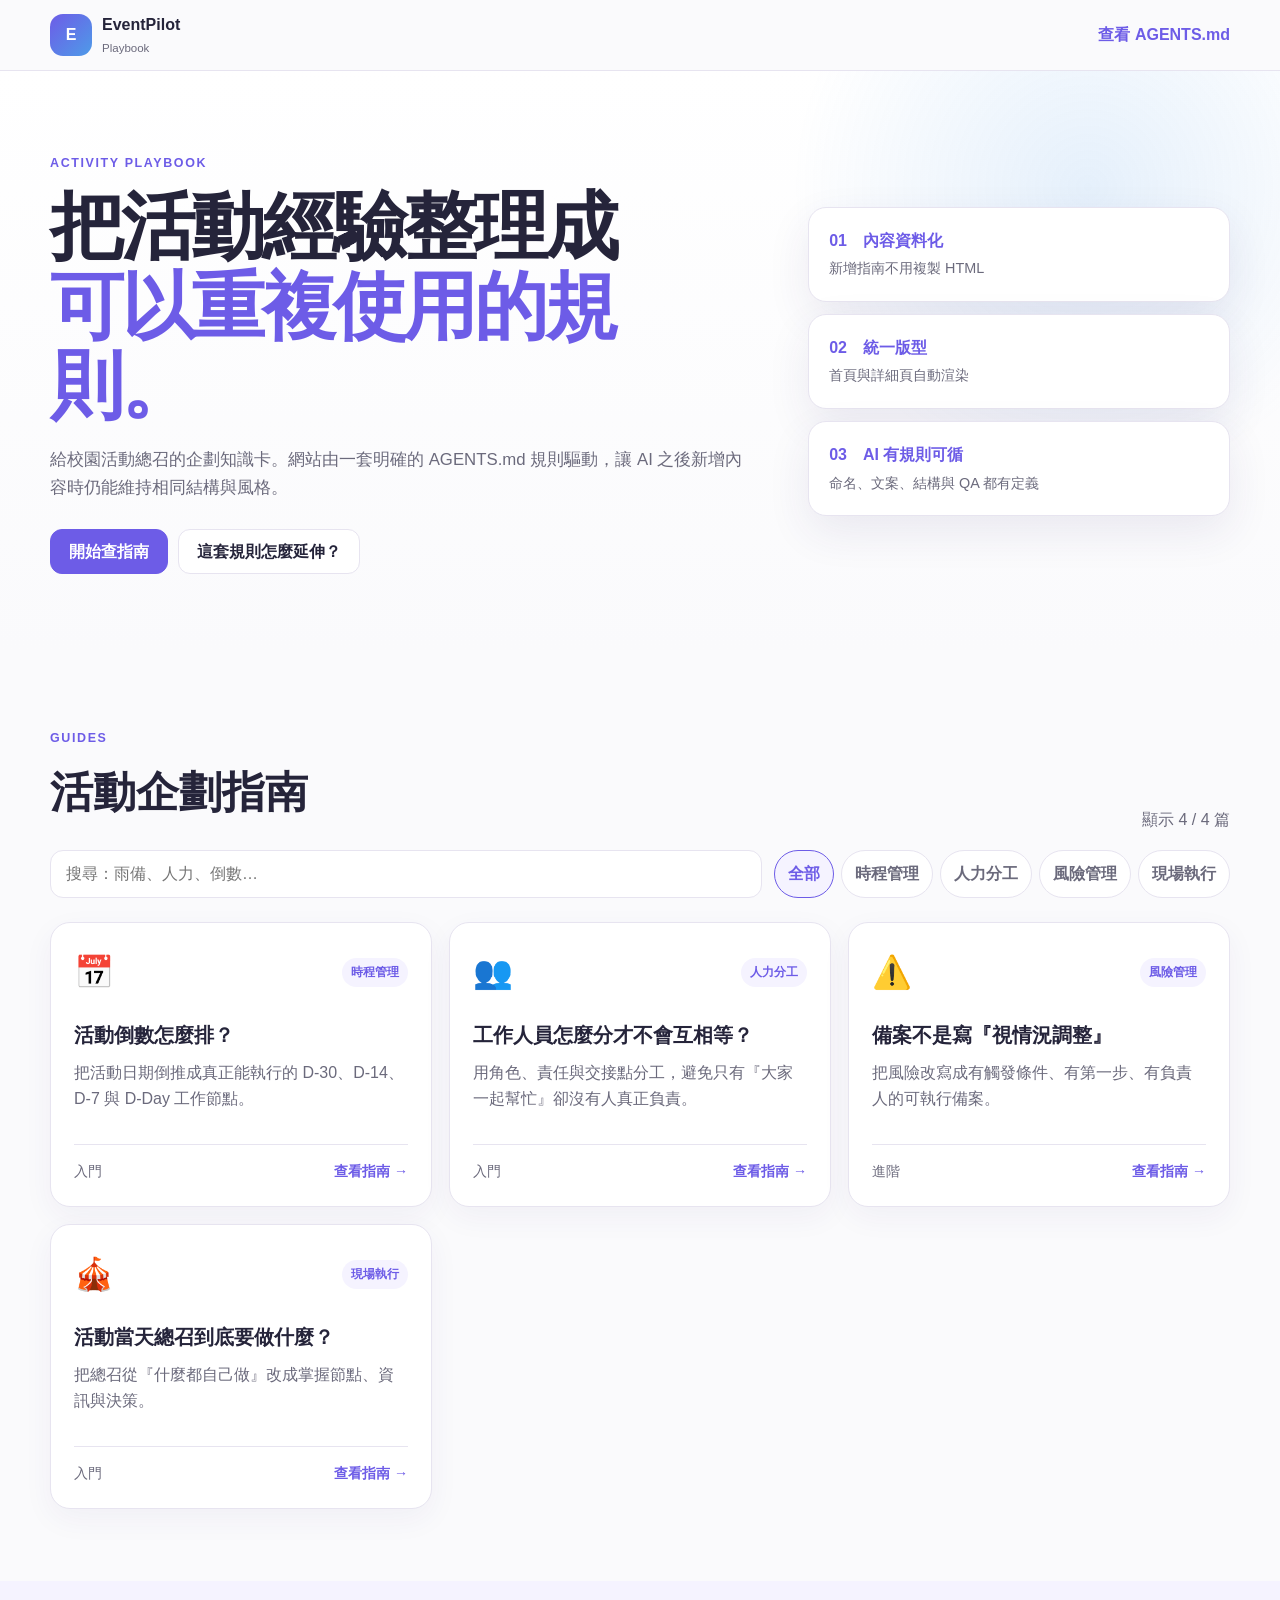
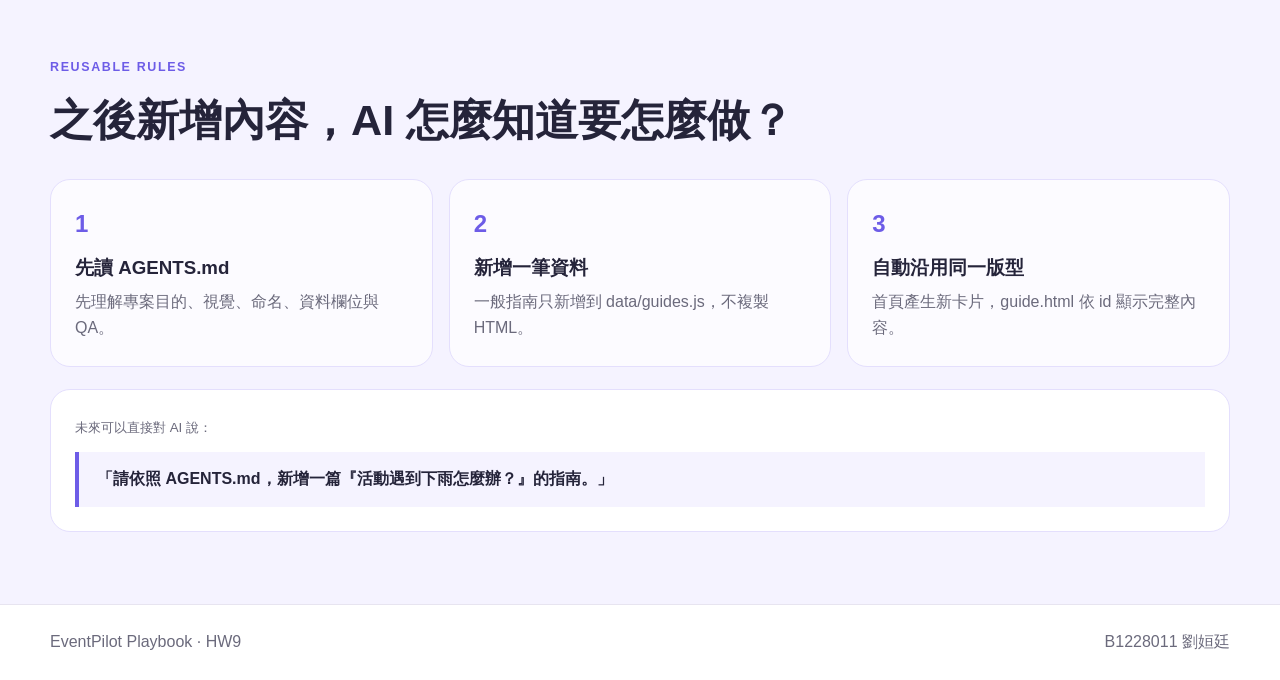
<file: eventpilot-playbook/index.html>
<!doctype html>
<html lang="zh-Hant">
<head>
  <meta charset="utf-8">
  <meta name="viewport" content="width=device-width, initial-scale=1">
  <meta name="description" content="EventPilot Playbook：給校園活動總召的實用企劃知識卡。">
  <title>EventPilot Playbook｜活動企劃知識卡</title>
  <link rel="stylesheet" href="./styles.css">
</head>
<body>
<header class="site-header">
  <div class="container nav">
    <a class="brand" href="./index.html">
      <span class="logo">E</span>
      <span><b>EventPilot</b><small>Playbook</small></span>
    </a>
    <a class="rules" href="https://github.com/Ting-liu0103/calm-event-helper/blob/main/eventpilot-playbook/AGENTS.md" target="_blank" rel="noreferrer">查看 AGENTS.md</a>
  </div>
</header>

<main>
  <section class="hero">
    <div class="container hero-grid">
      <div>
        <span class="eyebrow">ACTIVITY PLAYBOOK</span>
        <h1>把活動經驗整理成<br><em>可以重複使用的規則。</em></h1>
        <p>給校園活動總召的企劃知識卡。網站由一套明確的 AGENTS.md 規則驅動，讓 AI 之後新增內容時仍能維持相同結構與風格。</p>
        <div class="actions">
          <a class="btn primary" href="#guides">開始查指南</a>
          <a class="btn" href="#rules">這套規則怎麼延伸？</a>
        </div>
      </div>
      <div class="hero-cards">
        <article><strong>01　內容資料化</strong><span>新增指南不用複製 HTML</span></article>
        <article><strong>02　統一版型</strong><span>首頁與詳細頁自動渲染</span></article>
        <article><strong>03　AI 有規則可循</strong><span>命名、文案、結構與 QA 都有定義</span></article>
      </div>
    </div>
  </section>

  <section class="section" id="guides">
    <div class="container">
      <div class="section-head">
        <div><span class="eyebrow">GUIDES</span><h2>活動企劃指南</h2></div>
        <p id="result-count"></p>
      </div>
      <div class="toolbar">
        <input id="search-input" type="search" aria-label="搜尋活動企劃指南" placeholder="搜尋：雨備、人力、倒數…">
        <div id="category-filters" class="filters"></div>
      </div>
      <div id="guide-grid" class="guide-grid"></div>
      <div id="empty-state" class="empty" hidden><b>找不到符合的指南</b><p>換個關鍵字再試一次。</p></div>
    </div>
  </section>

  <section class="section soft" id="rules">
    <div class="container">
      <span class="eyebrow">REUSABLE RULES</span>
      <h2>之後新增內容，AI 怎麼知道要怎麼做？</h2>
      <div class="rule-grid">
        <article><span>1</span><h3>先讀 AGENTS.md</h3><p>先理解專案目的、視覺、命名、資料欄位與 QA。</p></article>
        <article><span>2</span><h3>新增一筆資料</h3><p>一般指南只新增到 data/guides.js，不複製 HTML。</p></article>
        <article><span>3</span><h3>自動沿用同一版型</h3><p>首頁產生新卡片，guide.html 依 id 顯示完整內容。</p></article>
      </div>
      <div class="prompt">
        <small>未來可以直接對 AI 說：</small>
        <blockquote>「請依照 AGENTS.md，新增一篇『活動遇到下雨怎麼辦？』的指南。」</blockquote>
      </div>
    </div>
  </section>
</main>

<footer>
  <div class="container footer">
    EventPilot Playbook · HW9
    <span>B1228011 劉姮廷</span>
  </div>
</footer>

<script src="./data/guides.js"></script>
<script src="./app.js"></script>
</body>
</html>
</file>
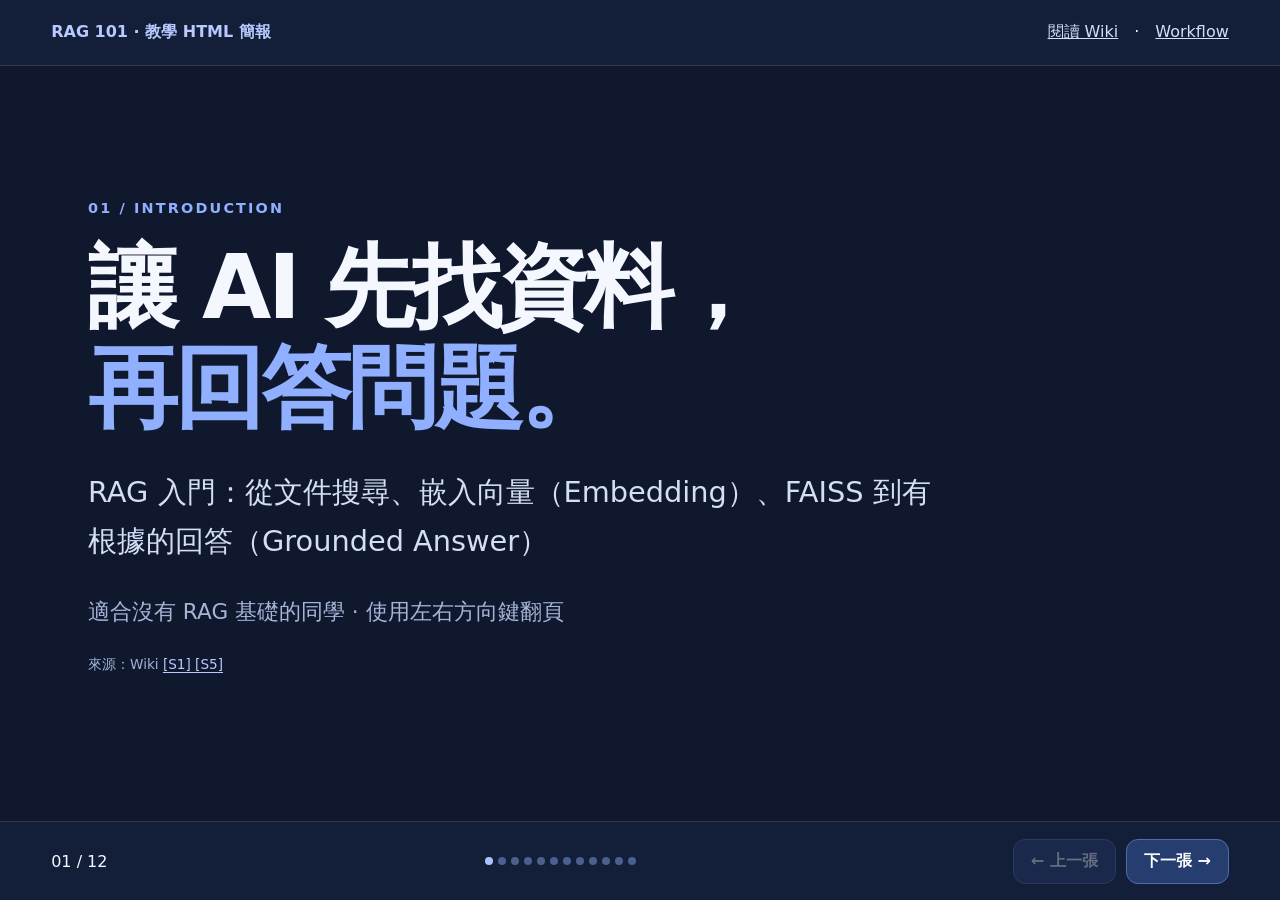
<file: rag-wiki-slides/slides/index.html>
<!doctype html><html lang="zh-Hant"><head><meta charset="utf-8"><meta name="viewport" content="width=device-width,initial-scale=1"><title>RAG 入門｜互動教學簡報</title><style>
:root{font-family:system-ui,"Noto Sans TC","Microsoft JhengHei",sans-serif;background:#10182e;color:#f5f7ff}*{box-sizing:border-box}body{margin:0;min-height:100vh;overflow-x:hidden}.top{height:66px;display:flex;align-items:center;justify-content:space-between;gap:10px;padding:0 4%;border-bottom:1px solid #ffffff1e;background:#131e38}.brand{font-weight:900;color:#b8c9ff}.top a{color:#d2ddff}.deck{max-width:1160px;margin:0 auto;min-height:calc(100vh - 145px);padding:34px 28px;display:grid;place-items:center}.slide{width:100%;display:none;animation:fade .3s ease}.slide.active{display:block}.kicker{font-size:.9rem;font-weight:800;letter-spacing:.15em;color:#91afff}h1{font-size:clamp(2.7rem,7vw,5.7rem);line-height:1.13;letter-spacing:-.04em;margin:20px 0}h2{font-size:clamp(2rem,5vw,3.6rem);margin:12px 0 25px;letter-spacing:-.03em}h3{font-size:1.3rem;margin:0 0 12px}p,li{font-size:clamp(1.05rem,2vw,1.35rem);line-height:1.7;color:#d4def6}.lead{font-size:clamp(1.25rem,2.6vw,1.8rem);max-width:850px}.accent{color:#91afff}.two{display:grid;grid-template-columns:1fr 1fr;gap:20px}.three{display:grid;grid-template-columns:repeat(3,1fr);gap:16px}.panel{background:#1b2949;border:1px solid #34466d;border-radius:22px;padding:25px}.panel p,.panel li{font-size:1.08rem}.chip{display:inline-block;background:#253d70;color:#b9d0ff;padding:7px 12px;border-radius:30px;font-size:.9rem;font-weight:800}.flow{display:flex;flex-wrap:wrap;align-items:center;gap:10px;margin:25px 0}.node{background:#21345b;border:1px solid #4667a6;border-radius:16px;padding:15px 18px;font-weight:800}.arrow{color:#90acff;font-size:1.7rem}.source{font-size:.85rem;color:#9eb2d9;margin-top:20px}.source a{color:#b8c9ff;text-decoration:underline;text-underline-offset:3px}.big{font-size:4rem}.footer{height:79px;display:flex;align-items:center;justify-content:space-between;gap:15px;padding:0 4%;background:#131e38;border-top:1px solid #ffffff1e}.controls{display:flex;gap:10px}button{border:1px solid #526caa;border-radius:12px;background:#263d70;color:white;padding:11px 17px;font:inherit;font-weight:800;cursor:pointer}button:hover{background:#34518d}button:disabled{opacity:.35;cursor:default}.dots{display:flex;gap:5px;flex-wrap:wrap}.dot{width:8px;height:8px;border-radius:50%;background:#4b608e}.dot.on{background:#a8c4ff}kbd{font-size:.9rem;color:#9eb2d9}.quiz button{display:block;margin:10px 0;text-align:left;width:min(100%,700px)}#feedback{font-weight:800;color:#a9edc2;min-height:30px}.muted{color:#a5b5d7}@keyframes fade{from{opacity:.2;transform:translateY(8px)}to{opacity:1;transform:none}}@media(max-width:750px){.two,.three{grid-template-columns:1fr}.deck{padding:25px 18px;min-height:calc(100vh - 150px)}.footer{height:auto;min-height:85px;flex-wrap:wrap;padding:12px 4%}.panel{padding:18px}.top{height:auto;min-height:66px;flex-wrap:wrap;padding:12px 4%}}@media print{body{background:white;color:black}.top,.footer{display:none}.deck{display:block;padding:0}.slide,.slide.active{display:block!important;page-break-after:always;min-height:90vh;padding:50px;color:black}.panel{background:white;color:black;border:1px solid #aaa}p,li{color:#333}.kicker,.accent{color:#34518d}}
</style></head><body><header class="top"><span class="brand">RAG 101 · 教學 HTML 簡報</span><span><a href="../wiki/">閱讀 Wiki</a>　·　<a href="../WORKFLOW.md">Workflow</a></span></header><main class="deck">
<section class="slide active"><span class="kicker">01 / INTRODUCTION</span><h1>讓 AI 先找資料，<br><span class="accent">再回答問題。</span></h1><p class="lead">RAG 入門：從文件搜尋、嵌入向量（Embedding）、FAISS 到有根據的回答（Grounded Answer）</p><p class="muted">適合沒有 RAG 基礎的同學 · 使用左右方向鍵翻頁</p><p class="source">來源：Wiki <a href="../wiki/#sources">[S1] [S5]</a></p></section>
<section class="slide"><span class="kicker">02 / LEARNING GOALS</span><h2>今天你會學到什麼？</h2><div class="three"><div class="panel"><div class="big">📚</div><h3>為什麼要檢索</h3><p>理解大型語言模型（Large Language Model, LLM）只靠內部知識與使用外部文件的差異。</p></div><div class="panel"><div class="big">🧭</div><h3>怎麼找到相關段落</h3><p>認識嵌入向量（Embedding）、語意搜尋（Semantic Search）與向量索引（Vector Index）。</p></div><div class="panel"><div class="big">🔎</div><h3>如何檢查答案</h3><p>知道 RAG 為何仍可能出錯，以及如何測試。</p></div></div></section>
<section class="slide"><span class="kicker">03 / THE PROBLEM</span><h2>LLM 不是一本即時更新的百科全書</h2><div class="two"><div class="panel"><span class="chip">沒有檢索</span><h3>直接回答</h3><p>模型主要依訓練過程形成的內部知識作答。對特定私有文件或更新內容，可能沒有足夠資訊。</p></div><div class="panel"><span class="chip">加入 RAG</span><h3>先找文件再回答</h3><p>先取得相關文件段落，再提供給語言模型參考；答案仍需要驗證。</p></div></div><p class="source">來源：Wiki [S1] [S5]</p></section>
<section class="slide"><span class="kicker">04 / DEFINITION</span><h2>RAG：檢索增強生成（Retrieval-Augmented Generation）</h2><div class="flow"><div class="node">使用者提問</div><span class="arrow">→</span><div class="node">檢索（Retrieval）<br>找相關資料</div><span class="arrow">→</span><div class="node">生成（Generation）<br>根據資料回答</div></div><p class="lead">像是「開卷作答」：先查資料再寫答案；但開卷不保證答對，還要檢查有沒有正確使用資料。</p><p class="source">來源：Wiki [S1] [S5]</p></section>
<section class="slide"><span class="kicker">05 / EMBEDDING</span><h2>嵌入向量（Embedding）：把文字轉成數值</h2><div class="two"><div class="panel"><h3>使用者的問題</h3><p>「貓咪為什麼不喝水？」</p><span class="chip">Query embedding → 數值向量</span></div><div class="panel"><h3>知識庫文件</h3><p>「改善貓咪飲水意願的方法」</p><span class="chip">Document embedding → 數值向量</span></div></div><p>向量搜尋可以找到「用字不同但語意接近」的內容；相似度不等於真實性。</p><p class="source">來源：Wiki <a href="../wiki/#sources">[S2] [S4]</a> · 例句為教學示意</p></section>
<section class="slide"><span class="kicker">06 / INDEX</span><h2>FAISS：向量相似搜尋工具</h2><div class="flow"><div class="node">文件</div><span class="arrow">→</span><div class="node">切分文件（Chunking）</div><span class="arrow">→</span><div class="node">Embedding</div><span class="arrow">→</span><div class="node">FAISS 向量索引</div></div><div class="two"><div class="panel"><h3>Chunk 太大</h3><p>多個主題混在一起，可能降低檢索精準度。</p></div><div class="panel"><h3>Chunk 太小</h3><p>缺乏必要上下文，回答時可能失去原意。</p></div></div><p class="source">來源：Wiki <a href="../wiki/#sources">[S3]</a>；chunk 取捨為實作設計考量</p></section>
<section class="slide"><span class="kicker">07 / PIPELINE</span><h2>完整的 RAG 工作流程</h2><div class="flow"><div class="node">文件整理</div><span class="arrow">→</span><div class="node">切分與向量化</div><span class="arrow">→</span><div class="node">建立索引</div></div><div class="flow"><div class="node">使用者問題</div><span class="arrow">→</span><div class="node">檢索相關片段（Top-k）</div><span class="arrow">→</span><div class="node">組合提示詞（Prompt）</div><span class="arrow">→</span><div class="node">語言模型回答＋來源</div></div><p>前半段通常是知識庫準備，後半段是每次提問時執行。</p><p class="source">來源：Wiki <a href="../wiki/#sources">[S1] [S2] [S3] [S5]</a></p></section>
<section class="slide"><span class="kicker">08 / EXAMPLE</span><h2>以校園活動指南為例</h2><div class="panel"><p><b>問題：</b>「活動遇到下雨，總召要先做什麼？」</p><p><b>檢索器（Retriever）：</b>找出「雨備流程」「場地變更」「通知窗口」等相關段落。</p><p><b>生成器（Generator）：</b>根據檢索段落整理步驟，並標示來源；這是有根據的回答（Grounded Answer）的教學示意。</p><p><b>檢查：</b>是否有寫出文件沒有提到的校方規定？如果有，應刪除或標記待確認。</p></div><p class="source">教學假設案例；非真實 Wiki 查詢結果</p></section>
<section class="slide"><span class="kicker">09 / LIMITATIONS</span><h2>RAG ≠ 自動消除幻覺</h2><div class="three"><div class="panel"><h3>檢索錯</h3><p>找到不相關的文件。</p></div><div class="panel"><h3>資料不足</h3><p>知識庫沒有答案。</p></div><div class="panel"><h3>生成錯</h3><p>模型誤解文件或加上無根據內容。</p></div></div><p>所以要分開檢查：<b class="accent">找得對不對</b>、<b class="accent">答得有沒有根據</b>。</p><p class="source">來源：Wiki <a href="../wiki/#sources">[S1] [S5]</a>；評估方式為教學延伸</p></section>
<section class="slide"><span class="kicker">10 / WORKFLOW GRAPH</span><h2>本作業的 loop / graph</h2><div class="flow"><div class="node">收集來源</div><span class="arrow">→</span><div class="node">Wiki 查詢</div><span class="arrow">→</span><div class="node">整理主張</div><span class="arrow">→</span><div class="node">檢查引用</div><span class="arrow">→</span><div class="node">HTML 簡報</div></div><div class="two"><div class="panel"><h3>內容 loop</h3><p>如果主張沒有來源支持，退回 Wiki 查詢或改寫主張。</p></div><div class="panel"><h3>畫面 loop</h3><p>如果投影片跑版或操作失效，回到 HTML 修改並重新測試。</p></div></div><p class="source">作者設計的流程；<a href="../WORKFLOW.md">詳見 WORKFLOW.md</a></p></section>
<section class="slide"><span class="kicker">11 / QUIZ</span><h2>小測驗：哪句話比較正確？</h2><div class="quiz"><button data-correct="false">A. 有用 FAISS，回答就一定正確</button><button data-correct="true">B. RAG 可以提供外部證據，但仍要檢查答案</button><button data-correct="false">C. Embedding 相似度高，代表文件一定可信</button><p id="feedback" aria-live="polite"></p></div><p class="source">來源：Wiki [S1] [S2] [S3] [S5]</p></section>
<section class="slide"><span class="kicker">12 / TAKEAWAYS</span><h2>帶走三個重點</h2><div class="three"><div class="panel"><h3>① 先找資料</h3><p>Retriever 取得可能相關的外部資訊。</p></div><div class="panel"><h3>② 再整理回答</h3><p>Generator 使用取得的內容產生自然語言答案。</p></div><div class="panel"><h3>③ 最後要驗證</h3><p>檢查來源相關性、答案忠實性與無答案情況。</p></div></div><p class="lead">下一步：到 <a style="color:#b8c9ff" href="../wiki/">RAG Wiki</a> 閱讀五個來源對應的概念頁。</p><p class="source">概念綜合：<a href="../wiki/#sources">Wiki [S1] [S2] [S3] [S5]</a> · HW10 · B1228011 · 劉姮廷</p></section>
</main><footer class="footer"><span id="count">01 / 12</span><div class="dots" id="dots" aria-hidden="true"></div><div class="controls"><button id="prev">← 上一張</button><button id="next">下一張 →</button></div></footer><script>
const slides=[...document.querySelectorAll('.slide')];let current=0;
const dots=document.getElementById('dots');
slides.forEach((_,i)=>{const d=document.createElement('span');d.className='dot';dots.append(d)});
function show(n){current=Math.max(0,Math.min(slides.length-1,n));slides.forEach((s,i)=>{s.classList.toggle('active',i===current);s.setAttribute('aria-hidden',String(i!==current))});document.getElementById('count').textContent=String(current+1).padStart(2,'0')+' / '+slides.length;document.getElementById('prev').disabled=current===0;document.getElementById('next').disabled=current===slides.length-1;[...dots.children].forEach((d,i)=>d.classList.toggle('on',i===current));window.scrollTo(0,0)}
document.getElementById('prev').addEventListener('click',()=>show(current-1));document.getElementById('next').addEventListener('click',()=>show(current+1));
document.addEventListener('keydown',e=>{if(e.target.tagName==='BUTTON'&&[' ','Enter'].includes(e.key))return;if(e.key==='ArrowRight')show(current+1);if(e.key==='ArrowLeft')show(current-1)});
document.querySelectorAll('[data-correct]').forEach(b=>b.addEventListener('click',()=>{document.getElementById('feedback').textContent=b.dataset.correct==='true'?'答對了！RAG 有幫助，但仍需要驗證。':'再想想：檢索相關，不代表內容一定正確。'}));show(0);
</script></body></html>
</file>
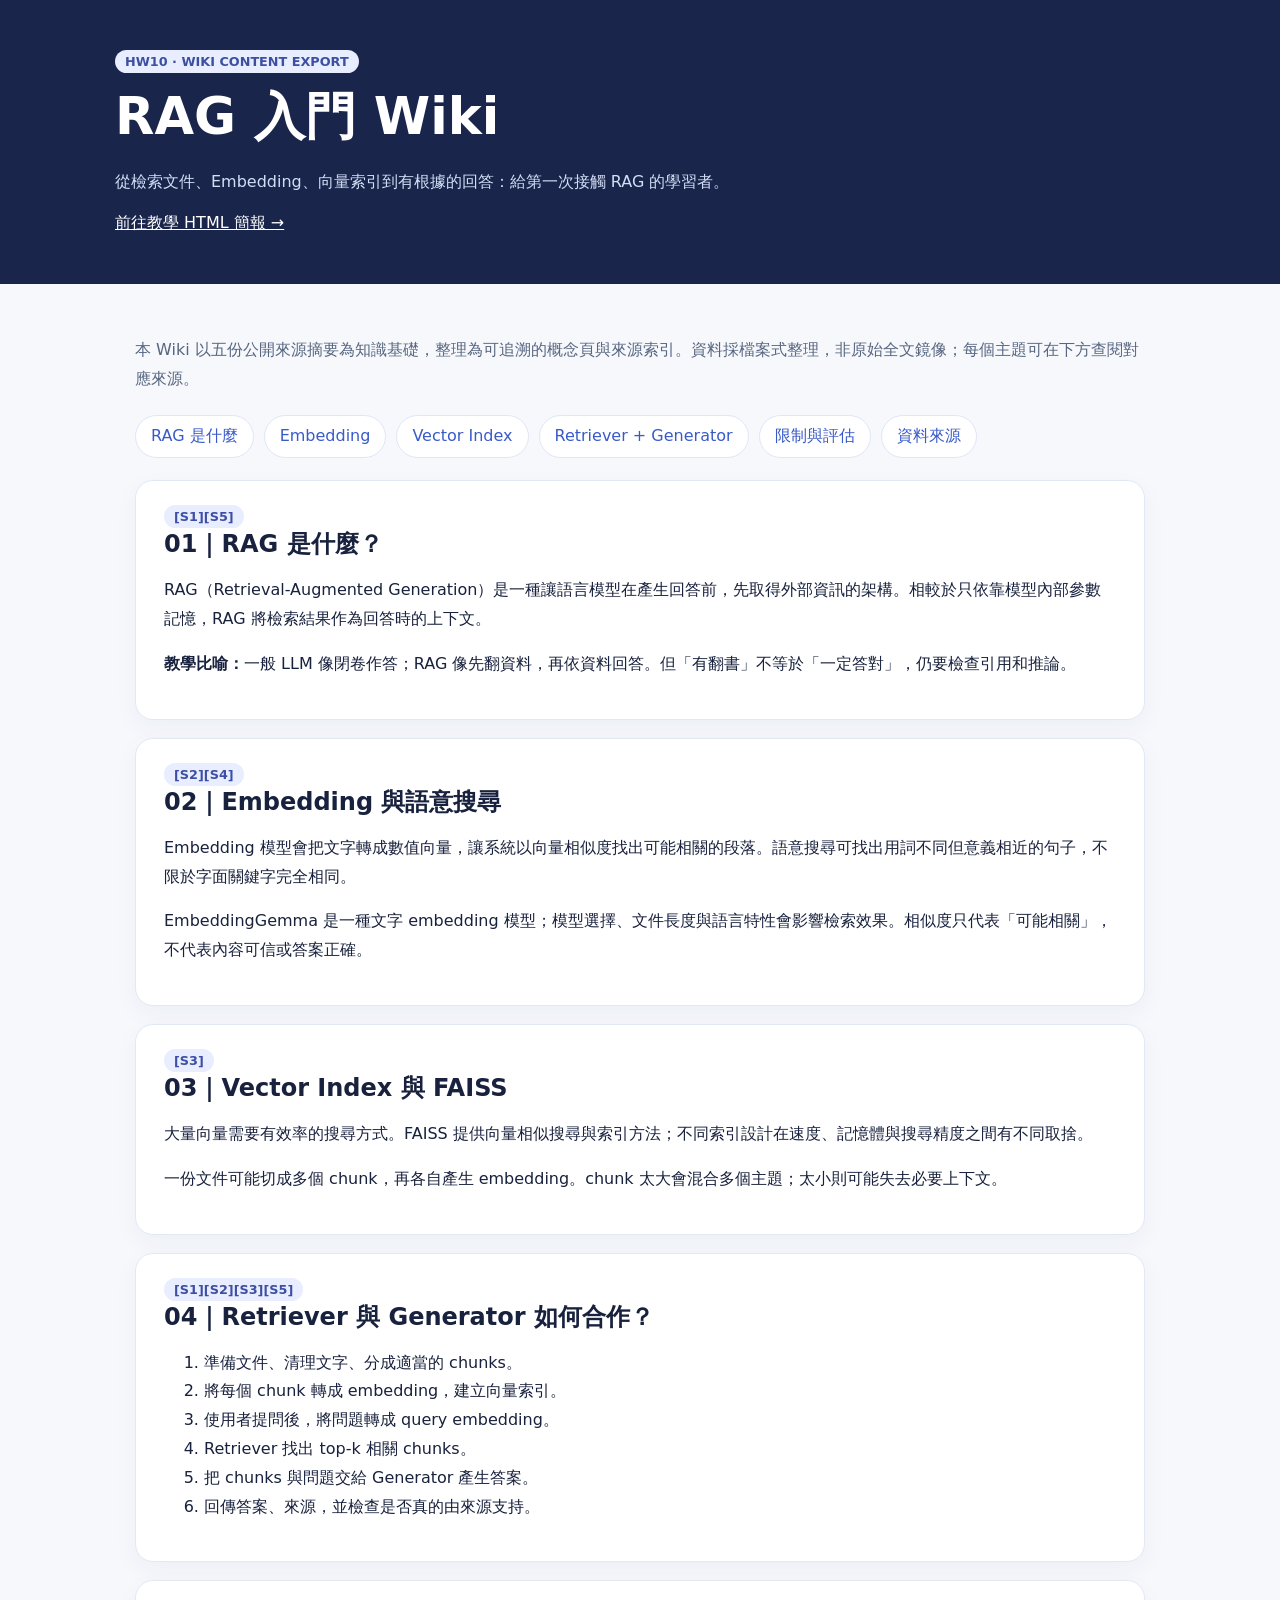
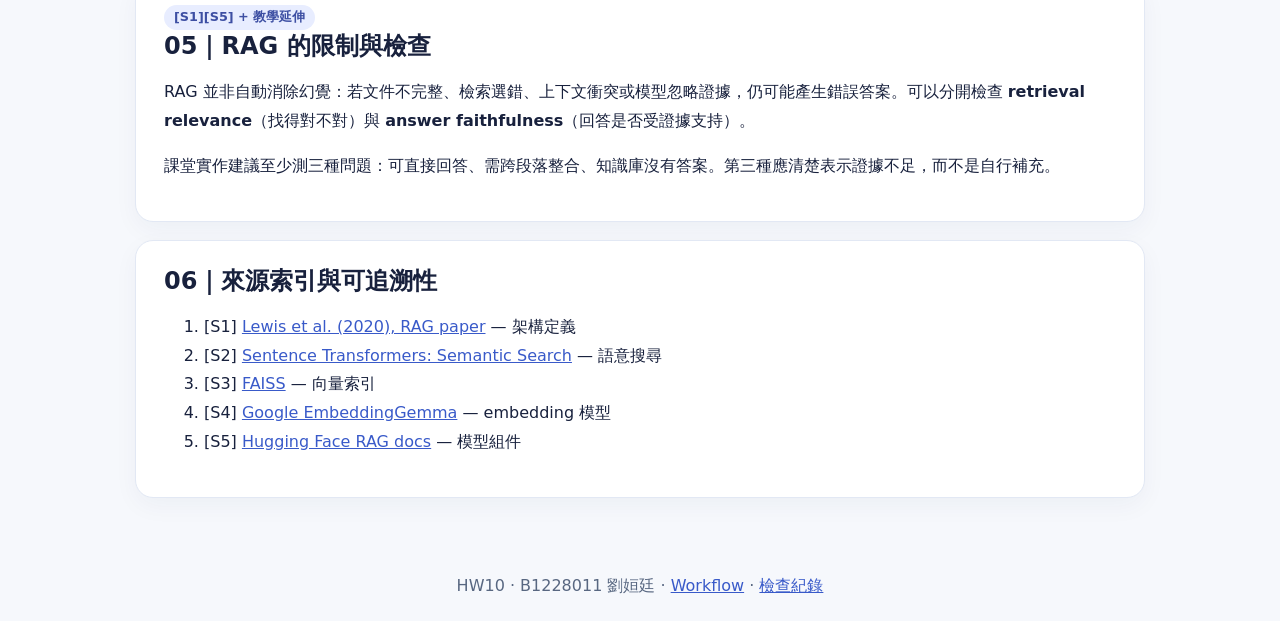
<file: rag-wiki-slides/wiki/index.html>
<!doctype html><html lang="zh-Hant"><head><meta charset="utf-8"><meta name="viewport" content="width=device-width,initial-scale=1"><title>RAG Wiki｜知識庫成果</title><style>
:root{font-family:system-ui,"Microsoft JhengHei",sans-serif;color:#18213d;background:#f6f8fc}*{box-sizing:border-box}body{margin:0}header{background:#19254b;color:white;padding:50px max(5%,calc((100% - 1050px)/2))}h1{font-size:clamp(2rem,5vw,3.2rem);margin:10px 0}header p{color:#d3ddf6}main{max-width:1050px;margin:auto;padding:36px 20px}nav{display:flex;gap:10px;flex-wrap:wrap;margin:22px 0}a{color:#395ac9}nav a{background:white;padding:10px 15px;border-radius:30px;text-decoration:none;border:1px solid #dfe6f5}section{background:white;padding:24px 28px;border:1px solid #e2e8f4;border-radius:18px;margin:18px 0;box-shadow:0 8px 24px #1424520b}h2{margin:0 0 12px}p,li{line-height:1.8}small,.muted{color:#586781}.tag{display:inline-block;background:#e8edff;color:#3d4fa3;border-radius:30px;padding:4px 10px;font-size:.8rem;font-weight:bold}footer{padding:24px;text-align:center;color:#586781}code{background:#eef1fa;padding:3px 6px;border-radius:6px}@media(max-width:600px){section{padding:20px}}
</style></head><body><header><div class="tag">HW10 · WIKI CONTENT EXPORT</div><h1>RAG 入門 Wiki</h1><p>從檢索文件、Embedding、向量索引到有根據的回答：給第一次接觸 RAG 的學習者。</p><a href="../slides/" style="color:white">前往教學 HTML 簡報 →</a></header><main><p class="muted">本 Wiki 以五份公開來源摘要為知識基礎，整理為可追溯的概念頁與來源索引。資料採檔案式整理，非原始全文鏡像；每個主題可在下方查閱對應來源。</p><nav><a href="#rag">RAG 是什麼</a><a href="#embed">Embedding</a><a href="#index">Vector Index</a><a href="#flow">Retriever + Generator</a><a href="#quality">限制與評估</a><a href="#sources">資料來源</a></nav>
<section id="rag"><span class="tag">[S1][S5]</span><h2>01｜RAG 是什麼？</h2><p>RAG（Retrieval-Augmented Generation）是一種讓語言模型在產生回答前，先取得外部資訊的架構。相較於只依靠模型內部參數記憶，RAG 將檢索結果作為回答時的上下文。</p><p><b>教學比喻：</b>一般 LLM 像閉卷作答；RAG 像先翻資料，再依資料回答。但「有翻書」不等於「一定答對」，仍要檢查引用和推論。</p></section>
<section id="embed"><span class="tag">[S2][S4]</span><h2>02｜Embedding 與語意搜尋</h2><p>Embedding 模型會把文字轉成數值向量，讓系統以向量相似度找出可能相關的段落。語意搜尋可找出用詞不同但意義相近的句子，不限於字面關鍵字完全相同。</p><p>EmbeddingGemma 是一種文字 embedding 模型；模型選擇、文件長度與語言特性會影響檢索效果。相似度只代表「可能相關」，不代表內容可信或答案正確。</p></section>
<section id="index"><span class="tag">[S3]</span><h2>03｜Vector Index 與 FAISS</h2><p>大量向量需要有效率的搜尋方式。FAISS 提供向量相似搜尋與索引方法；不同索引設計在速度、記憶體與搜尋精度之間有不同取捨。</p><p>一份文件可能切成多個 chunk，再各自產生 embedding。chunk 太大會混合多個主題；太小則可能失去必要上下文。</p></section>
<section id="flow"><span class="tag">[S1][S2][S3][S5]</span><h2>04｜Retriever 與 Generator 如何合作？</h2><ol><li>準備文件、清理文字、分成適當的 chunks。</li><li>將每個 chunk 轉成 embedding，建立向量索引。</li><li>使用者提問後，將問題轉成 query embedding。</li><li>Retriever 找出 top-k 相關 chunks。</li><li>把 chunks 與問題交給 Generator 產生答案。</li><li>回傳答案、來源，並檢查是否真的由來源支持。</li></ol></section>
<section id="quality"><span class="tag">[S1][S5] + 教學延伸</span><h2>05｜RAG 的限制與檢查</h2><p>RAG 並非自動消除幻覺：若文件不完整、檢索選錯、上下文衝突或模型忽略證據，仍可能產生錯誤答案。可以分開檢查 <b>retrieval relevance</b>（找得對不對）與 <b>answer faithfulness</b>（回答是否受證據支持）。</p><p>課堂實作建議至少測三種問題：可直接回答、需跨段落整合、知識庫沒有答案。第三種應清楚表示證據不足，而不是自行補充。</p></section>
<section id="sources"><h2>06｜來源索引與可追溯性</h2><ol><li>[S1] <a href="https://arxiv.org/abs/2005.11401" target="_blank" rel="noopener">Lewis et al. (2020), RAG paper</a> — 架構定義</li><li>[S2] <a href="https://www.sbert.net/examples/sentence_transformer/applications/semantic-search/README.html" target="_blank" rel="noopener">Sentence Transformers: Semantic Search</a> — 語意搜尋</li><li>[S3] <a href="https://github.com/facebookresearch/faiss" target="_blank" rel="noopener">FAISS</a> — 向量索引</li><li>[S4] <a href="https://huggingface.co/google/embeddinggemma-300m" target="_blank" rel="noopener">Google EmbeddingGemma</a> — embedding 模型</li><li>[S5] <a href="https://huggingface.co/docs/transformers/model_doc/rag" target="_blank" rel="noopener">Hugging Face RAG docs</a> — 模型組件</li></ol></section></main><footer>HW10 · B1228011 劉姮廷 · <a href="../WORKFLOW.md">Workflow</a> · <a href="../RUN_LOG.md">檢查紀錄</a></footer></body></html>
</file>
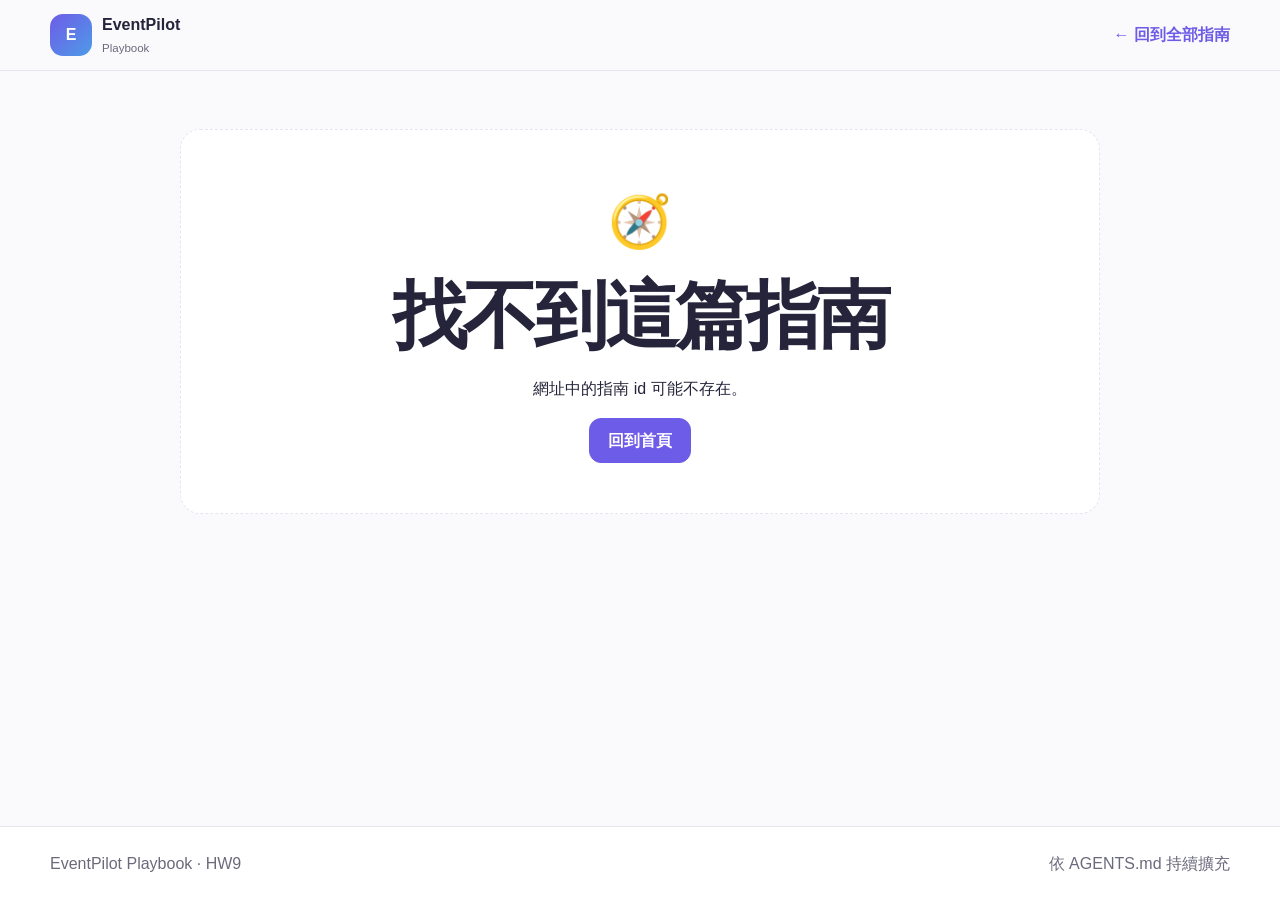
<file: eventpilot-playbook/guide.html>
<!doctype html>
<html lang="zh-Hant">
<head>
  <meta charset="utf-8">
  <meta name="viewport" content="width=device-width, initial-scale=1">
  <title>活動指南｜EventPilot Playbook</title>
  <link rel="stylesheet" href="./styles.css">
</head>
<body>
<header class="site-header">
  <div class="container nav">
    <a class="brand" href="./index.html">
      <span class="logo">E</span>
      <span><b>EventPilot</b><small>Playbook</small></span>
    </a>
    <a class="rules" href="./index.html">← 回到全部指南</a>
  </div>
</header>

<main class="guide-page">
  <div class="container narrow">
    <div id="guide-content"></div>
    <div id="guide-not-found" class="empty" hidden>
      <div class="huge">🧭</div>
      <h1>找不到這篇指南</h1>
      <p>網址中的指南 id 可能不存在。</p>
      <a class="btn primary" href="./index.html">回到首頁</a>
    </div>
  </div>
</main>

<footer>
  <div class="container footer">
    EventPilot Playbook · HW9
    <span>依 AGENTS.md 持續擴充</span>
  </div>
</footer>

<script src="./data/guides.js"></script>
<script src="./app.js"></script>
</body>
</html>
</file>
<file: eventpilot-playbook/styles.css>
:root{
  --p:#6d5ce7;
  --b:#4e9be8;
  --bg:#fafafc;
  --soft:#f5f3ff;
  --text:#25243a;
  --muted:#6b6a7c;
  --line:#e7e4f0;
  --shadow:0 16px 44px rgba(56,46,113,.09)
}
*{box-sizing:border-box}
html{scroll-behavior:smooth}
body{margin:0;background:var(--bg);color:var(--text);font-family:Inter,"Noto Sans TC","Microsoft JhengHei",sans-serif;line-height:1.65}
a{color:inherit}
.container{width:min(1180px,calc(100% - 40px));margin:auto}
.narrow{max-width:920px}
.site-header{position:sticky;top:0;z-index:5;border-bottom:1px solid var(--line);background:rgba(250,250,252,.92);backdrop-filter:blur(12px)}
.nav{min-height:70px;display:flex;justify-content:space-between;align-items:center;gap:18px}
.brand{display:flex;align-items:center;gap:10px;text-decoration:none}
.brand span:last-child b,.brand span:last-child small{display:block}
.brand small{color:var(--muted);font-size:.72rem}
.logo{width:42px;height:42px;border-radius:13px;display:grid;place-items:center;background:linear-gradient(135deg,var(--p),var(--b));color:#fff;font-weight:900}
.rules{color:var(--p);font-weight:800;text-decoration:none}
.hero{padding:78px 0;background:radial-gradient(circle at 85% 20%,rgba(78,155,232,.14),transparent 25%),linear-gradient(#fff,var(--bg))}
.hero-grid{display:grid;grid-template-columns:1.25fr .75fr;gap:55px;align-items:center}
.eyebrow{font-size:.78rem;letter-spacing:.13em;font-weight:900;color:var(--p)}
h1{font-size:clamp(2.5rem,6vw,4.6rem);line-height:1.08;letter-spacing:-.045em;margin:12px 0 20px}
h1 em{font-style:normal;color:var(--p)}
.hero p{max-width:700px;color:var(--muted);font-size:1.05rem}
.actions{display:flex;flex-wrap:wrap;gap:10px;margin-top:28px}
.btn{display:inline-flex;min-height:45px;align-items:center;padding:0 18px;border:1px solid var(--line);border-radius:12px;background:#fff;text-decoration:none;font-weight:800}
.btn.primary{background:var(--p);border-color:var(--p);color:#fff}
.hero-cards{display:grid;gap:12px}
.hero-cards article{padding:20px;border:1px solid var(--line);border-radius:18px;background:#fff;box-shadow:var(--shadow)}
.hero-cards strong,.hero-cards span{display:block}
.hero-cards strong{color:var(--p)}
.hero-cards span{margin-top:3px;color:var(--muted);font-size:.9rem}
.section{padding:72px 0}
.soft{background:var(--soft)}
.section h2{font-size:clamp(1.8rem,4vw,2.7rem);margin:6px 0 22px}
.section-head{display:flex;justify-content:space-between;align-items:end;gap:16px}
.section-head p{color:var(--muted)}
.toolbar{display:flex;flex-wrap:wrap;gap:12px;justify-content:space-between;margin-bottom:24px}
.toolbar input{flex:1 1 280px;min-height:48px;border:1px solid var(--line);border-radius:13px;padding:0 15px;font:inherit;outline:none}
.toolbar input:focus{border-color:var(--p);box-shadow:0 0 0 4px rgba(109,92,231,.12)}
.filters{display:flex;flex-wrap:wrap;gap:7px}
.filter{min-height:40px;border:1px solid var(--line);border-radius:999px;padding:0 13px;background:#fff;color:var(--muted);font:inherit;font-weight:700;cursor:pointer}
.filter.active,.filter:hover{color:var(--p);border-color:var(--p);background:var(--soft)}
.guide-grid{display:grid;grid-template-columns:repeat(3,1fr);gap:17px}
.guide-card{min-height:285px;display:flex;flex-direction:column;padding:23px;border:1px solid var(--line);border-radius:20px;background:#fff;box-shadow:0 10px 30px rgba(56,46,113,.05)}
.card-top,.card-foot{display:flex;align-items:center;justify-content:space-between;gap:10px}
.emoji{font-size:2rem}
.pill{padding:4px 9px;border-radius:999px;background:var(--soft);color:var(--p);font-size:.78rem;font-weight:800}
.guide-card h3{margin:20px 0 8px;font-size:1.25rem}
.guide-card p{margin:0;color:var(--muted);flex:1}
.card-foot{padding-top:15px;margin-top:22px;border-top:1px solid var(--line);font-size:.88rem;color:var(--muted)}
.card-foot a{color:var(--p);font-weight:800;text-decoration:none}
.empty{text-align:center;padding:50px 20px;border:1px dashed var(--line);border-radius:20px;background:#fff}
.rule-grid{display:grid;grid-template-columns:repeat(3,1fr);gap:16px}
.rule-grid article{padding:24px;border:1px solid #e4dffd;border-radius:20px;background:rgba(255,255,255,.72)}
.rule-grid article>span{font-size:1.5rem;font-weight:900;color:var(--p)}
.rule-grid h3{margin:10px 0 5px}
.rule-grid p{margin:0;color:var(--muted)}
.prompt{margin-top:22px;padding:24px;border:1px solid #e4dffd;border-radius:20px;background:#fff}
.prompt small{color:var(--muted)}
blockquote{margin:12px 0 0;padding:14px 18px;border-left:4px solid var(--p);background:var(--soft);font-weight:800}
.footer{min-height:75px;display:flex;align-items:center;justify-content:space-between;color:var(--muted)}
footer{border-top:1px solid var(--line);background:#fff}
.guide-page{padding:58px 0 80px;min-height:calc(100vh - 145px)}
.detail-hero{padding:34px;border:1px solid var(--line);border-radius:26px;background:#fff;box-shadow:var(--shadow)}
.huge{font-size:3.2rem}
.meta{margin-top:14px;color:var(--muted);font-size:.9rem}
.detail-hero h1{font-size:clamp(2.2rem,6vw,4rem)}
.detail-hero p{color:var(--muted);font-size:1.06rem}
.detail-section{padding:45px 0 10px}
.step{display:grid;grid-template-columns:52px 1fr;gap:14px;padding:20px;margin:12px 0;border:1px solid var(--line);border-radius:17px;background:#fff}
.step>b{color:var(--p);font-size:1.2rem}
.step h3{margin:0 0 5px}
.step p{margin:0;color:var(--muted)}
.lower{display:grid;grid-template-columns:1fr 1fr;gap:16px;margin-top:26px}
.content-card{padding:24px;border:1px solid var(--line);border-radius:20px;background:#fff}
.checklist,.tips{padding:0;list-style:none}
.checklist li,.tips li{position:relative;padding:6px 0 6px 28px}
.checklist li:before{content:"□";position:absolute;left:0;color:#36a875}
.tips li:before{content:"•";position:absolute;left:8px;color:#f2a93b}
:focus-visible{outline:3px solid rgba(109,92,231,.35);outline-offset:3px}
@media(max-width:900px){.hero-grid,.guide-grid,.rule-grid{grid-template-columns:1fr 1fr}}
@media(max-width:680px){
  .container{width:min(100% - 28px,1180px)}
  .hero{padding:50px 0}
  .hero-grid,.guide-grid,.rule-grid,.lower{grid-template-columns:1fr}
  .section{padding:55px 0}
  .filters{flex-wrap:nowrap;overflow-x:auto}
  .filter{flex:0 0 auto}
  .section-head{align-items:start;flex-direction:column}
  .detail-hero{padding:23px}
  .footer{padding:18px 0;align-items:start;flex-direction:column;justify-content:center;gap:3px}
}
</file>
